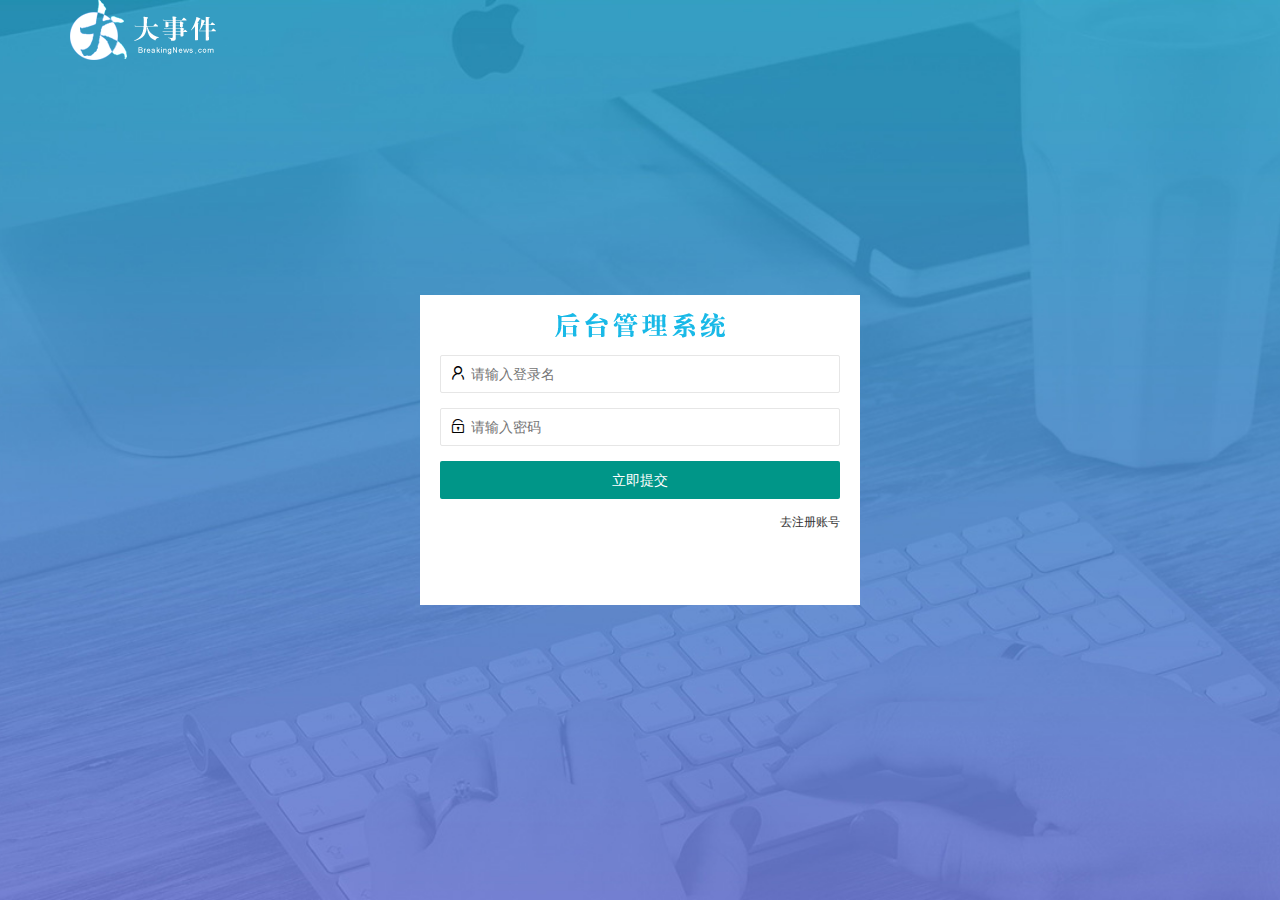
<file: login.html>
<!DOCTYPE html>
<html lang="en">

<head>
    <meta charset="UTF-8">
    <meta http-equiv="X-UA-Compatible" content="IE=edge">
    <meta name="viewport" content="width=device-width, initial-scale=1.0">
    <title>大事件-登录/注册</title>
    <!-- 导入 layui 样式 -->
    <link rel="stylesheet" href="./code/assets/lib/layui/css/layui.css">
    <link rel="stylesheet" href="./code/assets/css/login.css">
</head>

<body>
    <!-- 头部区域的 logo -->
    <div class="layui-main">
        <img src="./code/assets/images/logo.png" alt="">
    </div>



    <!-- 登录注册区域 -->
    <div class="loginAndRegBox">
        <!-- 登陆 title -->
        <div class="title"></div>
        <!-- 去登陆 div -->
        <div class="login-box">
            <!-- 登录表单 -->
            <form class="layui-form" id="form-login">
                <!-- 用户名 -->
                <div class="layui-form-item">
                    <!-- 图标 -->
                    <i class="layui-icon layui-icon-username"></i>
                    <input type="text" name="username" required lay-verify="required|username" placeholder="请输入登录名"
                        autocomplete="off" class="layui-input">
                </div>
                <!-- 密码 -->
                <div class="layui-form-item">
                    <i class="layui-icon layui-icon-password"></i>
                    <input type="password" name="password" required lay-verify="required|psd" placeholder="请输入密码"
                        autocomplete="off" class="layui-input">
                </div>
                <!-- 登录按钮 -->
                <div class="layui-form-item">
                    <button class="layui-btn layui-btn-fluid " lay-submit>立即提交</button>
                </div>
                <div class="'layui-form-item links">
                    <a href="javascript:;" id="link_reg">去注册账号</a>
                </div>
            </form>
        </div>
        <!-- 去注册  div -->
        <div class="reg-box">
            <!-- 注册表单 -->
            <form class="layui-form" action="" id="form-reg">
                <!-- 用户名 -->
                <div class="layui-form-item">
                    <!-- 图标 -->
                    <i class="layui-icon layui-icon-username"></i>
                    <input type="text" name="username" required lay-verify="required" placeholder="请输入账号"
                        autocomplete="off" class="layui-input">
                </div>
                <!-- 密码 -->
                <div class="layui-form-item">
                    <i class="layui-icon layui-icon-password"></i>
                    <input type="password" name="password" required lay-verify="required|psd" placeholder="请输入密码"
                        autocomplete="off" class="layui-input">
                </div>
                <!-- 密码确认 -->
                <div class="layui-form-item">
                    <i class="layui-icon layui-icon-password"></i>
                    <input type="password" name="repassword" required lay-verify="required|repsd" placeholder="请确认密码"
                        autocomplete="off" class="layui-input">
                </div>
                <!--注册按钮 -->
                <div class="layui-form-item">
                    <button class="layui-btn layui-btn-fluid " lay-submit>注册</button>
                </div>
                <div class="'layui-form-item links">
                    <a href="javascript:;" id="link_login">去登录账号</a>
                </div>
            </form>
        </div>
    </div>

    <!-- 引入layui js脚本 -->
    <script src="./code/assets/lib/layui/layui.all.js"></script>
    <!-- 引入 jquery  -->
    <script src="./code/assets/lib/jquery.js"></script>
    <!-- 导入自己封装的 baseAPI.js -->
    <script src="./code/assets/js/baseAPI.js"></script>
    <!-- 导入自己的js -->
    <script src="./code/assets/js/login.js"></script>
</body>

</html>
</file>
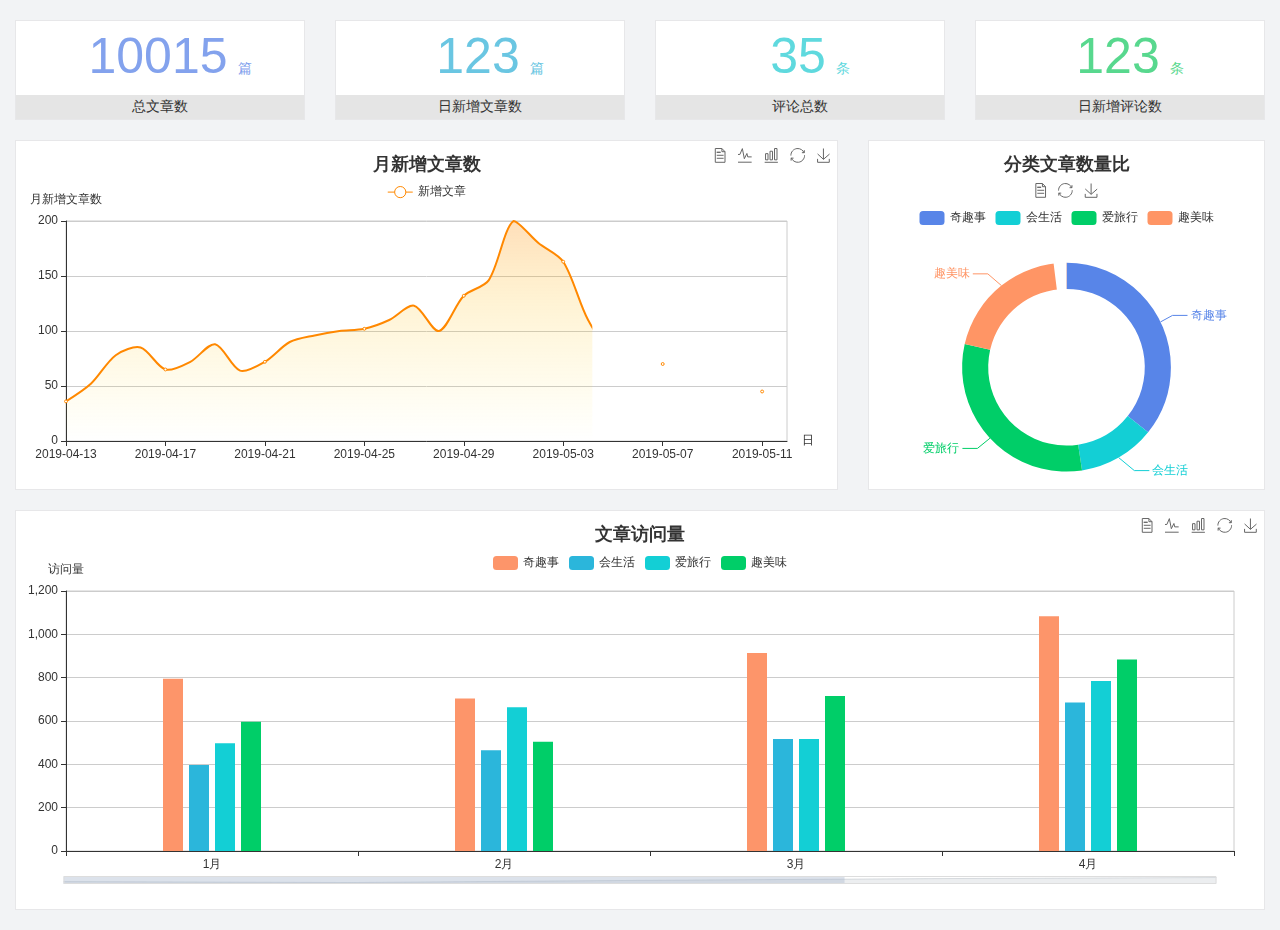
<file: code/home/dashboard.html>
<!DOCTYPE html>
<html lang="en">

<head>
  <meta charset="UTF-8">
  <meta name="viewport" content="width=device-width, initial-scale=1.0">
  <meta http-equiv="X-UA-Compatible" content="ie=edge">
  <title>图表统计</title>
  <link rel="stylesheet" href="../assets/lib/bootstrap.css" />
  <link rel="stylesheet" href="../assets/lib/main.css" />
  <script src="../assets/lib/jquery.js"></script>
  <script type="text/javascript" src="../assets/lib/echarts.min.js"></script>
</head>

<body>
  <div class="container-fluid">
    <div class="row spannel_list">
      <div class="col-sm-3 col-xs-6">
        <div class="spannel">
          <em>10015</em><span>篇</span>
          <b>总文章数</b>
        </div>
      </div>
      <div class="col-sm-3 col-xs-6">
        <div class="spannel scolor01">
          <em>123</em><span>篇</span>
          <b>日新增文章数</b>
        </div>
      </div>
      <div class="col-sm-3 col-xs-6">
        <div class="spannel scolor02">
          <em>35</em><span>条</span>
          <b>评论总数</b>
        </div>
      </div>
      <div class="col-sm-3 col-xs-6">
        <div class="spannel scolor03">
          <em>123</em><span>条</span>
          <b>日新增评论数</b>
        </div>
      </div>
    </div>
  </div>

  <div class="container-fluid">
    <div class="row curve-pie">
      <div class="col-lg-8 col-md-8">
        <div class="gragh_pannel" id="curve_show"></div>
      </div>
      <div class="col-lg-4 col-md-4">
        <div class="gragh_pannel" id="pie_show"></div>
      </div>
    </div>
  </div>

  <div class="container-fluid">
    <div class="column_pannel" id="column_show"></div>
  </div>

  <script>
    var oChart = echarts.init(document.getElementById('curve_show'));
    var aList_all = [
      { 'count': 36, 'date': '2019-04-13' },
      { 'count': 52, 'date': '2019-04-14' },
      { 'count': 78, 'date': '2019-04-15' },
      { 'count': 85, 'date': '2019-04-16' },
      { 'count': 65, 'date': '2019-04-17' },
      { 'count': 72, 'date': '2019-04-18' },
      { 'count': 88, 'date': '2019-04-19' },
      { 'count': 64, 'date': '2019-04-20' },
      { 'count': 72, 'date': '2019-04-21' },
      { 'count': 90, 'date': '2019-04-22' },
      { 'count': 96, 'date': '2019-04-23' },
      { 'count': 100, 'date': '2019-04-24' },
      { 'count': 102, 'date': '2019-04-25' },
      { 'count': 110, 'date': '2019-04-26' },
      { 'count': 123, 'date': '2019-04-27' },
      { 'count': 100, 'date': '2019-04-28' },
      { 'count': 132, 'date': '2019-04-29' },
      { 'count': 146, 'date': '2019-04-30' },
      { 'count': 200, 'date': '2019-05-01' },
      { 'count': 180, 'date': '2019-05-02' },
      { 'count': 163, 'date': '2019-05-03' },
      { 'count': 110, 'date': '2019-05-04' },
      { 'count': 80, 'date': '2019-05-05' },
      { 'count': 82, 'date': '2019-05-06' },
      { 'count': 70, 'date': '2019-05-07' },
      { 'count': 65, 'date': '2019-05-08' },
      { 'count': 54, 'date': '2019-05-09' },
      { 'count': 40, 'date': '2019-05-10' },
      { 'count': 45, 'date': '2019-05-11' },
      { 'count': 38, 'date': '2019-05-12' },
    ];

    let aCount = [];
    let aDate = [];

    for (var i = 0; i < aList_all.length; i++) {
      aCount.push(aList_all[i].count);
      aDate.push(aList_all[i].date);
    }

    var chartopt = {
      title: {
        text: '月新增文章数',
        left: 'center',
        top: '10'
      },
      tooltip: {
        trigger: 'axis'
      },
      legend: {
        data: ['新增文章'],
        top: '40'
      },
      toolbox: {
        show: true,
        feature: {
          mark: { show: true },
          dataView: { show: true, readOnly: false },
          magicType: { show: true, type: ['line', 'bar'] },
          restore: { show: true },
          saveAsImage: { show: true }
        }
      },
      calculable: true,
      xAxis: [
        {
          name: '日',
          type: 'category',
          boundaryGap: false,
          data: aDate
        }
      ],
      yAxis: [
        {
          name: '月新增文章数',
          type: 'value'
        }
      ],
      series: [
        {
          name: '新增文章',
          type: 'line',
          smooth: true,
          itemStyle: { normal: { areaStyle: { type: 'default' }, color: '#f80' }, lineStyle: { color: '#f80' } },
          data: aCount
        }],
      areaStyle: {
        normal: {
          color: new echarts.graphic.LinearGradient(0, 0, 0, 1, [{
            offset: 0,
            color: 'rgba(255,136,0,0.39)'
          }, {
            offset: .34,
            color: 'rgba(255,180,0,0.25)'
          }, {
            offset: 1,
            color: 'rgba(255,222,0,0.00)'
          }])

        }
      },
      grid: {
        show: true,
        x: 50,
        x2: 50,
        y: 80,
        height: 220
      }
    };

    oChart.setOption(chartopt);


    var oPie = echarts.init(document.getElementById('pie_show'));
    var oPieopt =
    {
      title: {
        top: 10,
        text: '分类文章数量比',
        x: 'center'
      },
      tooltip: {
        trigger: 'item',
        formatter: "{a} <br/>{b} : {c} ({d}%)"
      },
      color: ['#5885e8', '#13cfd5', '#00ce68', '#ff9565'],
      legend: {
        x: 'center',
        top: 65,
        data: ['奇趣事', '会生活', '爱旅行', '趣美味']
      },
      toolbox: {
        show: true,
        x: 'center',
        top: 35,
        feature: {
          mark: { show: true },
          dataView: { show: true, readOnly: false },
          magicType: {
            show: true,
            type: ['pie', 'funnel'],
            option: {
              funnel: {
                x: '25%',
                width: '50%',
                funnelAlign: 'left',
                max: 1548
              }
            }
          },
          restore: { show: true },
          saveAsImage: { show: true }
        }
      },
      calculable: true,
      series: [
        {
          name: '访问来源',
          type: 'pie',
          radius: ['45%', '60%'],
          center: ['50%', '65%'],
          data: [
            { value: 300, name: '奇趣事' },
            { value: 100, name: '会生活' },
            { value: 260, name: '爱旅行' },
            { value: 180, name: '趣美味' }
          ]
        }
      ]
    };
    oPie.setOption(oPieopt);



    var oColumn = this.echarts.init(document.getElementById('column_show'));
    var oColumnopt =
    {
      title: {
        text: '文章访问量',
        left: 'center',
        top: '10'
      },
      tooltip: {
        trigger: 'axis'
      },
      legend: {
        data: ['奇趣事', '会生活', '爱旅行', '趣美味'],
        top: '40'
      },
      toolbox: {
        show: true,
        feature: {
          mark: { show: true },
          dataView: { show: true, readOnly: false },
          magicType: { show: true, type: ['line', 'bar'] },
          restore: { show: true },
          saveAsImage: { show: true }
        }
      },
      calculable: true,
      xAxis: [
        {
          type: 'category',
          data: ['1月', '2月', '3月', '4月', '5月']
        }
      ],
      yAxis: [
        {
          name: '访问量',
          type: 'value'
        }
      ],
      series: [
        {
          name: '奇趣事',
          type: 'bar',
          barWidth: 20,
          itemStyle: {
            normal: { areaStyle: { type: 'default' }, color: '#fd956a' }
          },
          data: [800, 708, 920, 1090, 1200]
        },
        {
          name: '会生活',
          type: 'bar',
          barWidth: 20,
          itemStyle: {
            normal: { areaStyle: { type: 'default' }, color: '#2bb6db' }
          },
          data: [400, 468, 520, 690, 800]
        },
        {
          name: '爱旅行',
          type: 'bar',
          barWidth: 20,
          itemStyle: {
            normal: { areaStyle: { type: 'default' }, color: '#13cfd5' }
          },
          data: [500, 668, 520, 790, 900]
        },
        {
          name: '趣美味',
          type: 'bar',
          barWidth: 20,
          itemStyle: {
            normal: { areaStyle: { type: 'default' }, color: '#00ce68' }
          },
          data: [600, 508, 720, 890, 1000]
        }
      ],
      grid: {
        show: true,
        x: 50,
        x2: 30,
        y: 80,
        height: 260
      },
      dataZoom: [//给x轴设置滚动条
        {
          start: 0,//默认为0
          end: 100 - 1000 / 31,//默认为100
          type: 'slider',
          show: true,
          xAxisIndex: [0],
          handleSize: 0,//滑动条的 左右2个滑动条的大小
          height: 8,//组件高度
          left: 45, //左边的距离
          right: 50,//右边的距离
          bottom: 26,//右边的距离
          handleColor: '#ddd',//h滑动图标的颜色
          handleStyle: {
            borderColor: "#cacaca",
            borderWidth: "1",
            shadowBlur: 2,
            background: "#ddd",
            shadowColor: "#ddd",
          }
        }]
    };
    oColumn.setOption(oColumnopt);
  </script>
</body>

</html>
</file>
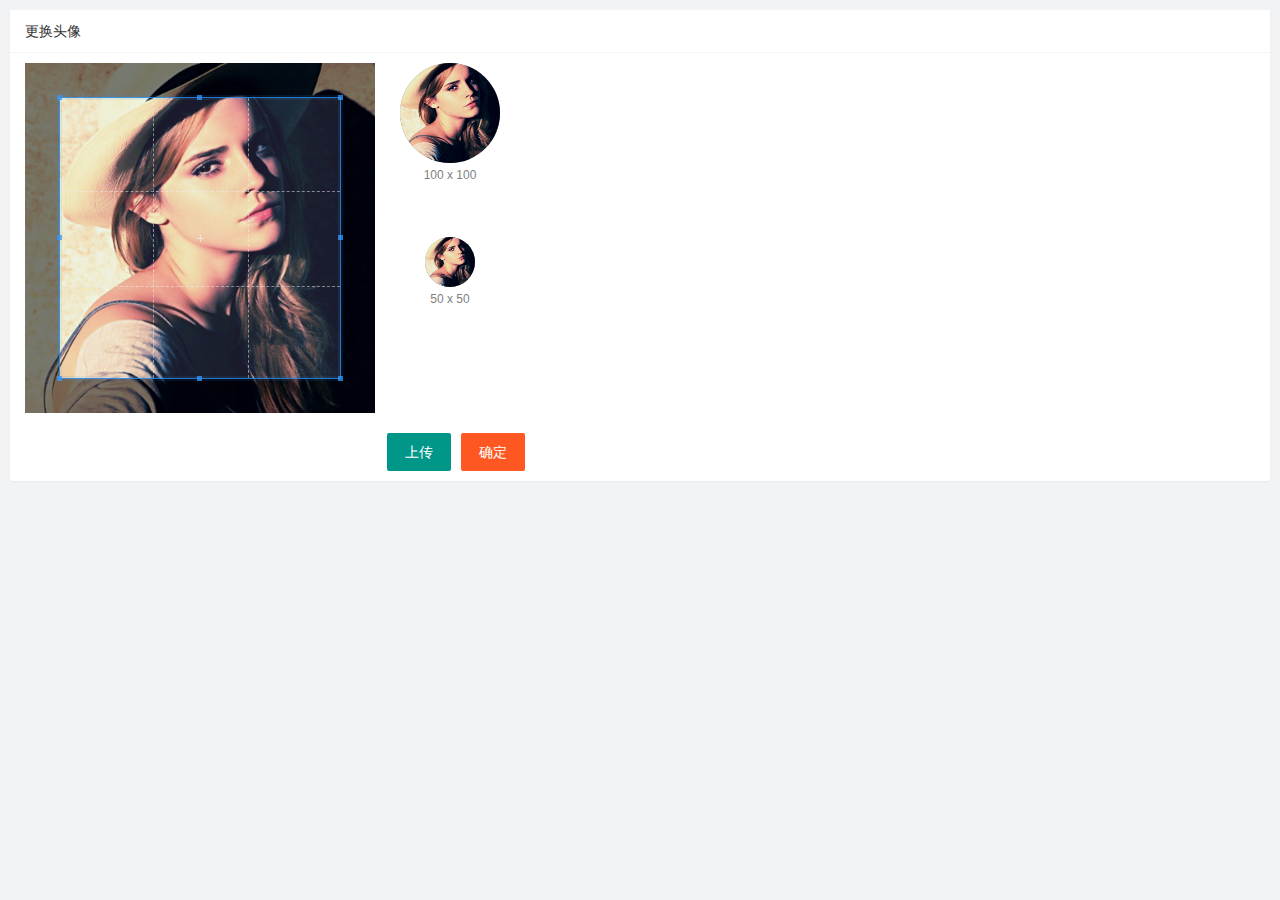
<file: code/user/user_avatar.html>
<!DOCTYPE html>
<html lang="en">

<head>
    <meta charset="UTF-8">
    <meta http-equiv="X-UA-Compatible" content="IE=edge">
    <meta name="viewport" content="width=device-width, initial-scale=1.0">
    <title>Document</title>
    <link rel="stylesheet" href="/code/assets/lib/layui/css/layui.css">
    <!-- 引入 cropper css样式 -->
    <link rel="stylesheet" href="/code/assets/lib/cropper/cropper.css">
    <link rel="stylesheet" href="/code/assets/css/user/user_avatar.css">
</head>

<body>
    <div class="layui-card">
        <div class="layui-card-header">更换头像</div>
        <div class="layui-card-body">
            <!-- 第一行的图片裁剪和预览区域 -->
            <div class="row1">
                <!-- 图片裁剪区域 -->
                <div class="cropper-box">
                    <!-- 这个 img 标签很重要，将来会把它初始化为裁剪区域 -->
                    <img id="image" src="/code/assets/images/sample.jpg" />
                </div>
                <!-- 图片的预览区域 -->
                <div class="preview-box">
                    <div>
                        <!-- 宽高为 100px 的预览区域 -->
                        <div class="img-preview w100"></div>
                        <p class="size">100 x 100</p>
                    </div>
                    <div>
                        <!-- 宽高为 50px 的预览区域 -->
                        <div class="img-preview w50"></div>
                        <p class="size">50 x 50</p>
                    </div>
                </div>
            </div>
            <!-- 第二行的按钮区域 -->
            <div class="row2">
                <input type="file" accept="image/png,image/jpeg" style="display: none;" id="file">
                <button type="button" class="layui-btn" id="btnup">上传</button>
                <button type="button" class="layui-btn layui-btn-danger" id="queding">确定</button>
            </div>
        </div>
    </div>

    <!-- 引入layui js -->
    <script src="/code/assets/lib/layui/layui.all.js"></script>
    <!-- 引入 jquery -->
    <script src="/code/assets/lib/jquery.js"></script>
    <!-- 引入 cropper js -->
    <script src="/code/assets/lib/cropper/Cropper.js"></script>
    <!-- 引入jquery-copper js -->
    <script src="/code/assets/lib/cropper/jquery-cropper.js"></script>
    <!-- 引入自己的 baseAPI -->
    <script src="/code/assets/js/baseAPI.js"></script>
    <!-- 引入自己的 js -->
    <script src="/code/assets/js/user/user_avatar.js"></script>
</body>

</html>
</file>
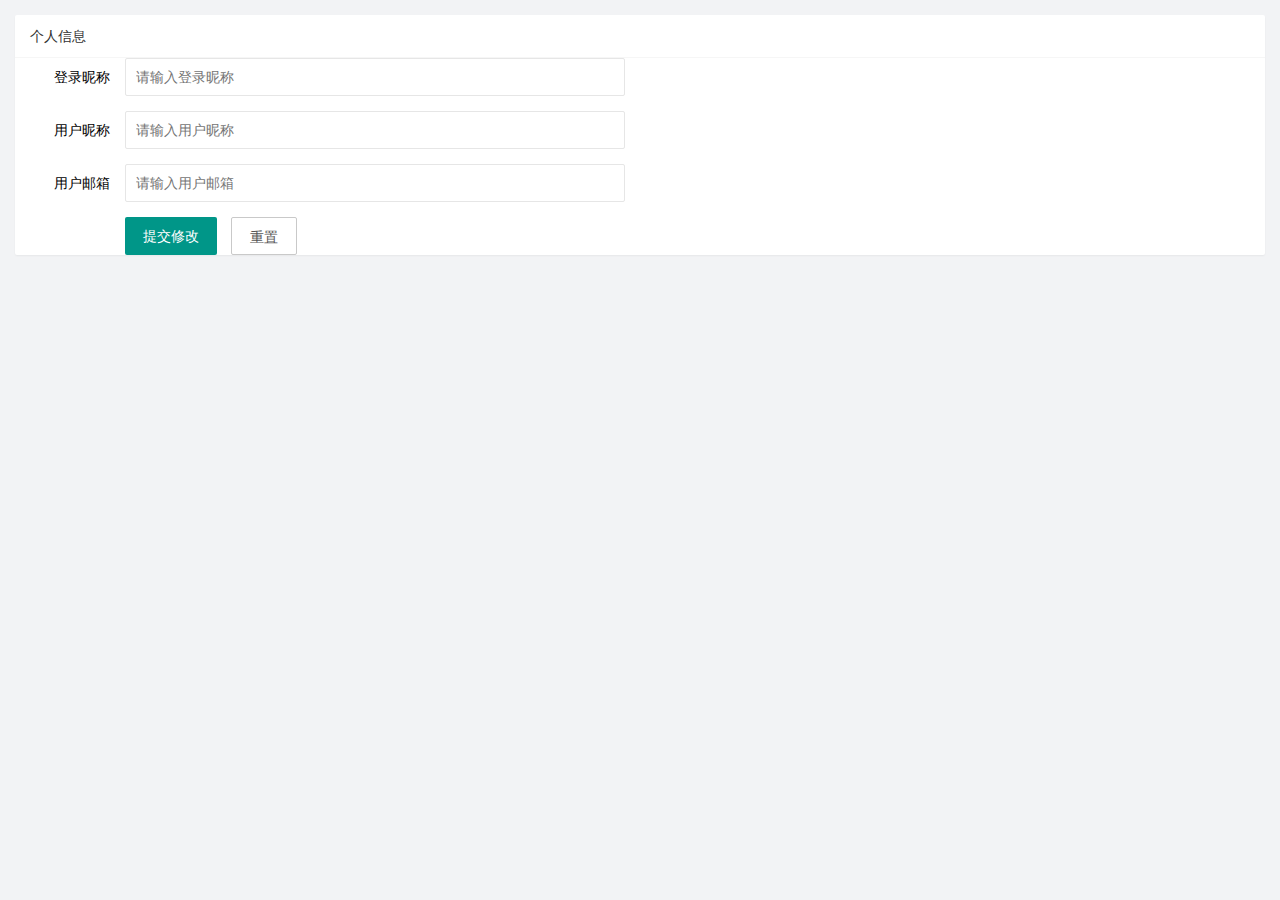
<file: code/user/user_info.html>
<!DOCTYPE html>
<html lang="en">
<head>
    <meta charset="UTF-8">
    <meta http-equiv="X-UA-Compatible" content="IE=edge">
    <meta name="viewport" content="width=device-width, initial-scale=1.0">
    <title>Document</title>
    <link rel="stylesheet" href="/code/assets/lib/layui/css/layui.css">
    <link rel="stylesheet" href="../assets/css/user/user_info.css">
</head>
<body>
    <!-- 个人信息 -->
    <div class="layui-card">
        <div class="layui-card-header">个人信息</div>
        <!-- 表单 -->
        <form class="layui-form" lay-filter="formuserinfo">
            <!-- 隐藏域 表单 -->
            <input type="hidden" name="id">
            <div class="layui-form-item">
              <label class="layui-form-label" >登录昵称</label>
              <div class="layui-input-block">
                <input type="text" name="username" required  lay-verify="required|" placeholder="请输入登录昵称" autocomplete="off" class="layui-input"  >
              </div>
            </div>
            <div class="layui-form-item">
                <label class="layui-form-label">用户昵称</label>
                <div class="layui-input-block">
                  <input type="text" name="nickname" required  lay-verify="required|nickname" placeholder="请输入用户昵称" autocomplete="off" class="layui-input" >
                </div>
              </div>
              <div class="layui-form-item">
                <label class="layui-form-label">用户邮箱</label>
                <div class="layui-input-block">
                  <input type="text" name="email" required  lay-verify="required|email" placeholder="请输入用户邮箱" autocomplete="off" class="layui-input" >
                </div>
              </div>
              <!-- 按钮 -->
              <div class="layui-form-item">
                <div class="layui-input-block">
                  <button class="layui-btn" lay-submit lay-filter="formDemo">提交修改</button>
                  <button type="reset" class="layui-btn layui-btn-primary" id="btnreset">重置</button>
                </div>
              </div>
            </form>
      </div>
      <!-- 导入layui 的js 文件 -->
      <script src="/code/assets/lib/layui/layui.all.js"></script>
      <!--  导入 jquery  -->
      <script src="/code/assets/lib/jquery.js"></script>
      <!-- 导入自己封住的 baseAPI -->
      <script src="/code/assets/js/baseAPI.js"></script>
      <!-- 导入自己的js  -->
      <script src="/code/assets/js/user/user_info.js"></script>
</body>
</html>
</file>
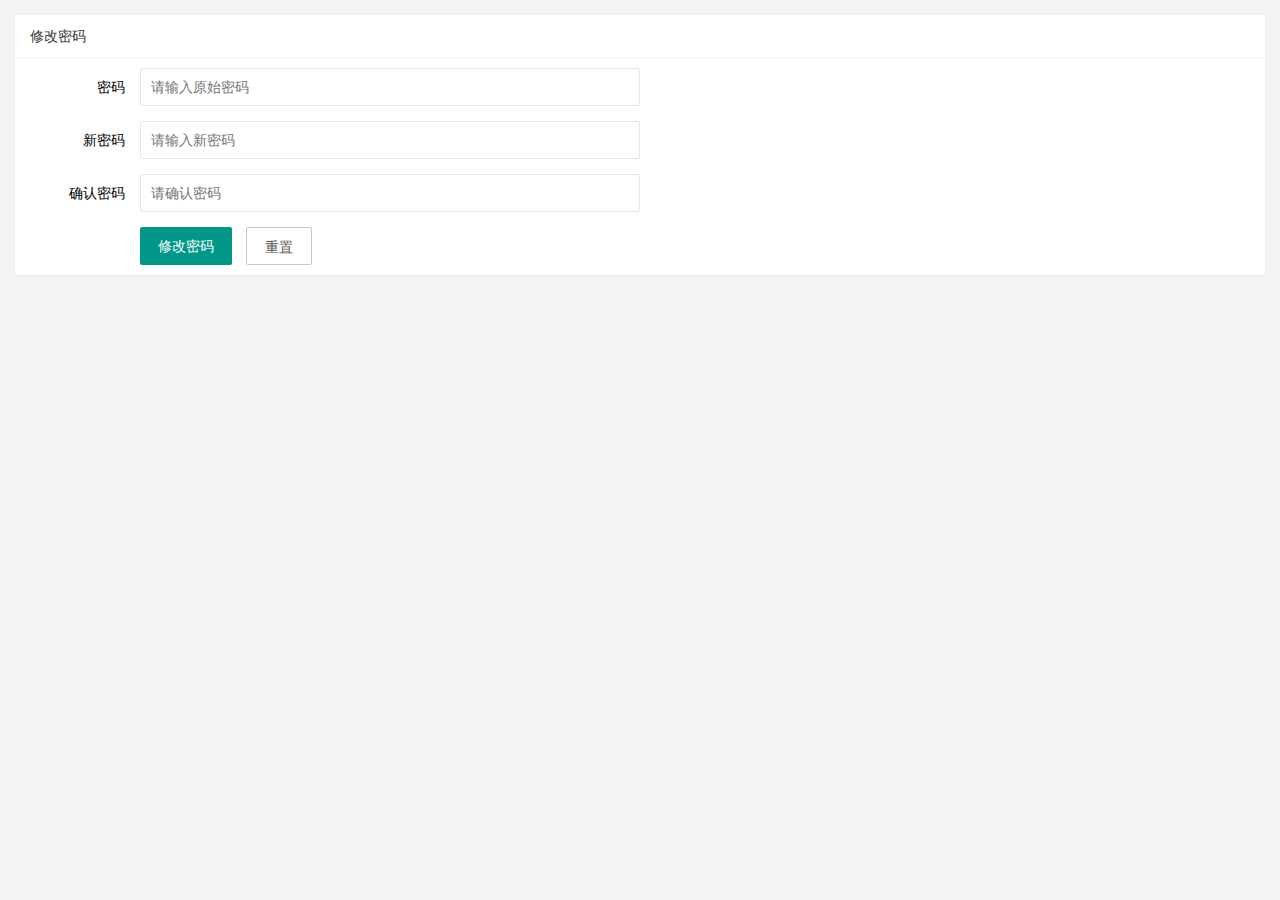
<file: code/user/user_pwd.html>
<!DOCTYPE html>
<html lang="en">

<head>
    <meta charset="UTF-8">
    <meta http-equiv="X-UA-Compatible" content="IE=edge">
    <meta name="viewport" content="width=device-width, initial-scale=1.0">
    <title>Document</title>
    <!-- 引入 layui css -->
    <link rel="stylesheet" href="/code/assets/lib/layui/css/layui.css">
    <!-- 引入自己的 css  -->
    <link rel="stylesheet" href="/code/assets/css/user/user_pwd.css">
</head>

<body>
    <div class="layui-card">
        <div class="layui-card-header">修改密码</div>
        <div class="layui-card-body">
            <form class="layui-form" action="">
                <div class="layui-form-item">
                    <label class="layui-form-label">密码</label>
                    <div class="layui-input-block">
                        <input type="password" name="oldpwd" required lay-verify="required|" placeholder="请输入原始密码"
                            autocomplete="off" class="layui-input">
                    </div>
                </div>
                <div class="layui-form-item">
                    <label class="layui-form-label">新密码</label>
                    <div class="layui-input-block">
                        <input type="password" name="newpwd" required lay-verify="required|pwd|samepwd|" placeholder="请输入新密码"
                            autocomplete="off" class="layui-input">
                    </div>
                </div>
                <div class="layui-form-item">
                    <label class="layui-form-label">确认密码</label>
                    <div class="layui-input-block">
                        <input type="password" name="repwd" required lay-verify="required|pwd|repwd" placeholder="请确认密码"
                            autocomplete="off" class="layui-input">
                    </div>
                </div>
                <div class="layui-input-block">
                    <button class="layui-btn" lay-submit lay-filter="formDemo">修改密码</button>
                    <button type="reset" class="layui-btn layui-btn-primary">重置</button>
                  </div>
            </form>
        </div>
    </div>
    <!-- 引入 layui js -->
    <script src="/code/assets/lib/layui/layui.all.js"></script>
    <!-- 引入 jquery js -->
    <script src="/code/assets/lib/jquery.js"></script>
    <!-- 引入自己的 baseAPI  -->
    <script src="/code/assets/js/baseAPI.js"></script>
    <!-- 引入自己的 js -->
    <script src="/code/assets/js/user/user_pwd.js"></script>
</body>

</html>
</file>
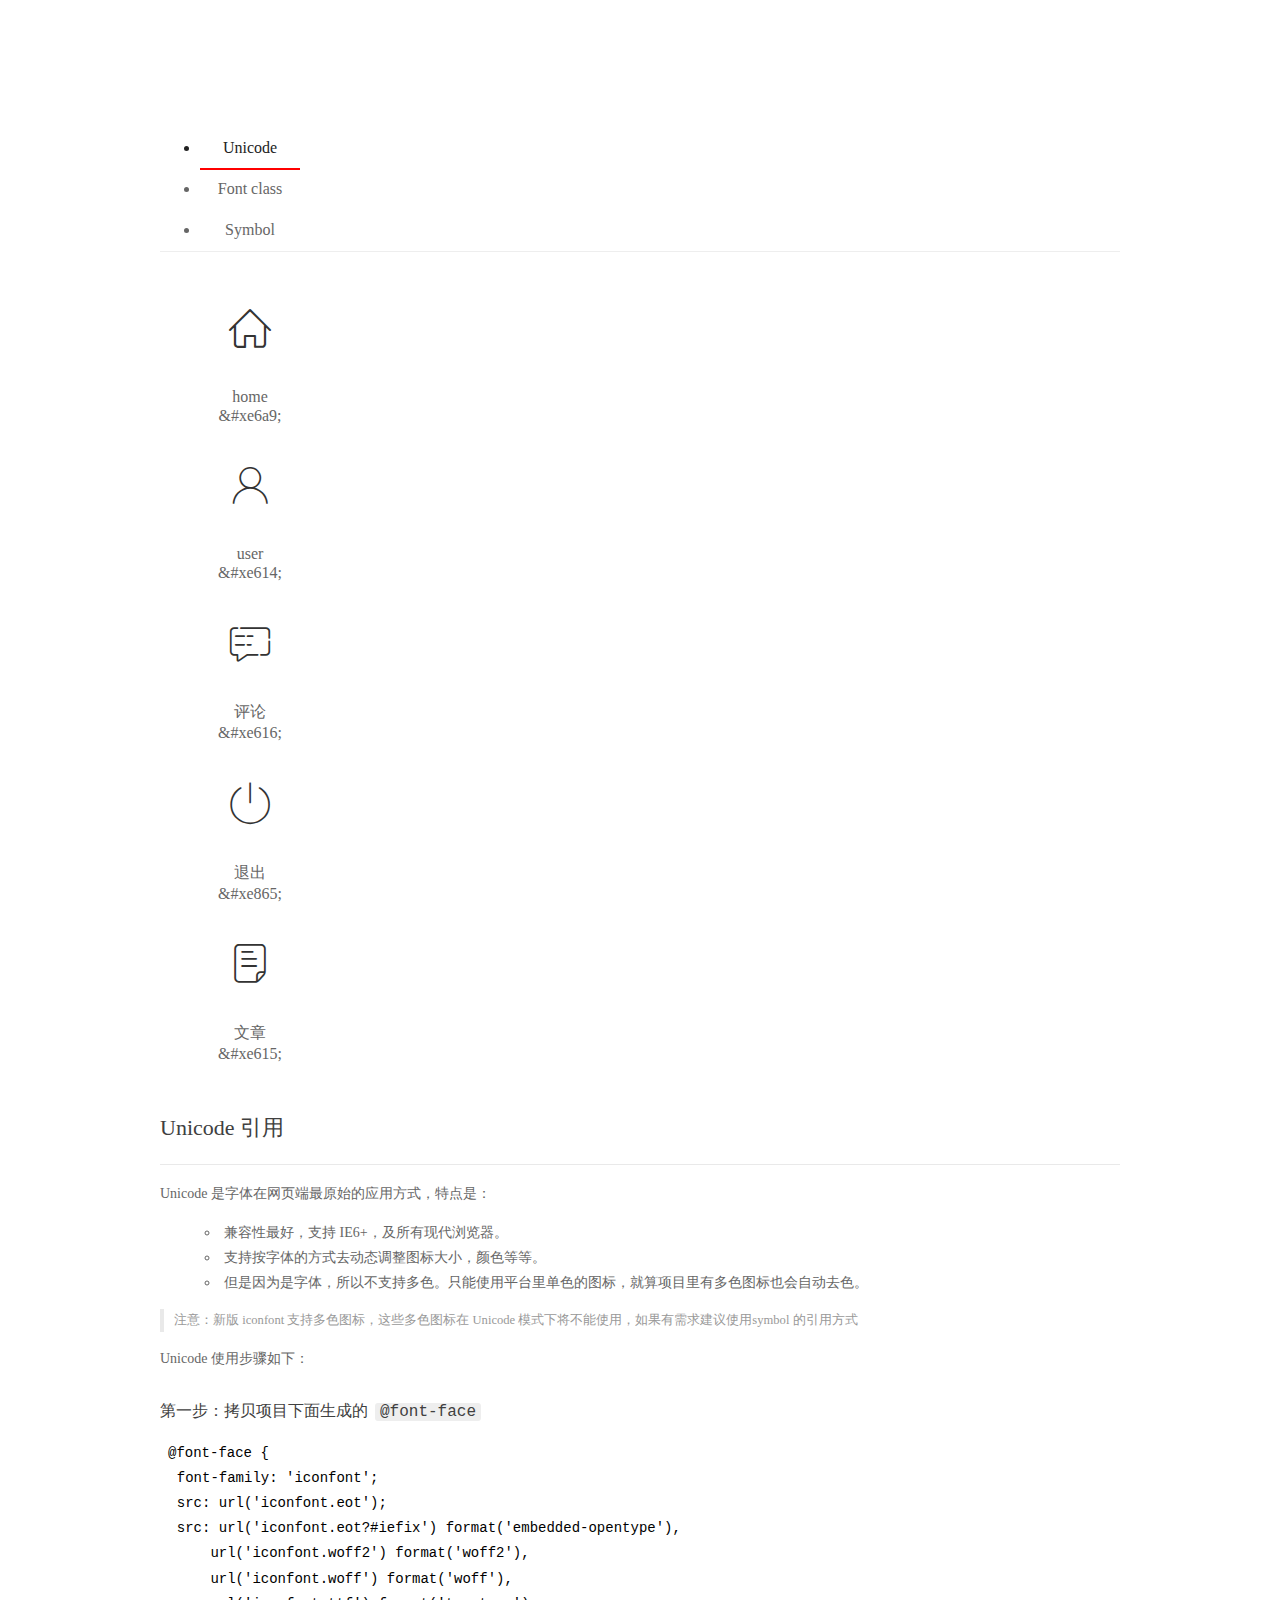
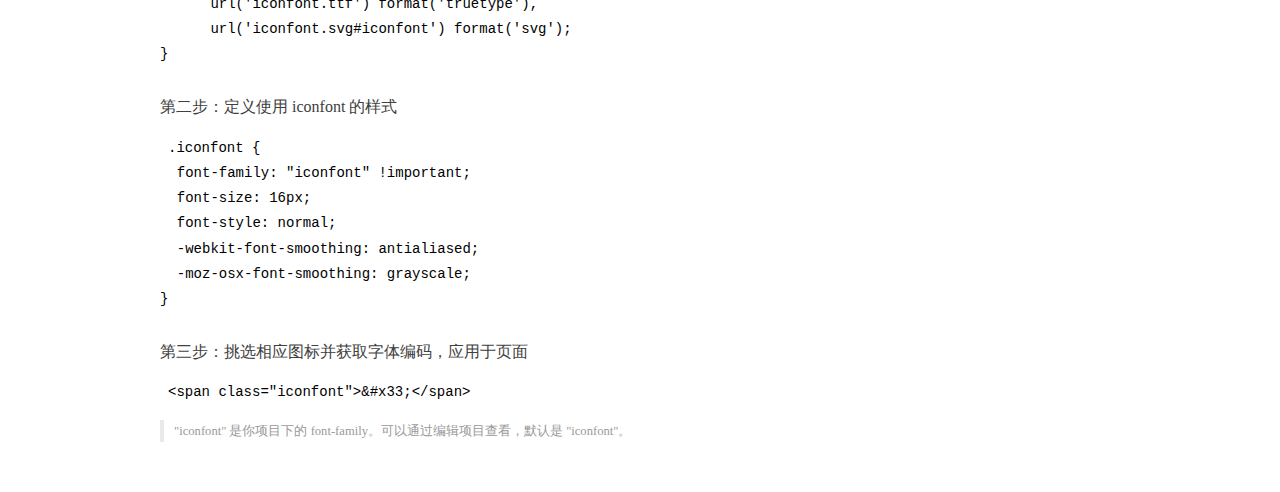
<file: code/assets/fonts/demo_index.html>
<!DOCTYPE html>
<html>
<head>
  <meta charset="utf-8"/>
  <title>IconFont Demo</title>
  <link rel="shortcut icon" href="https://gtms04.alicdn.com/tps/i4/TB1_oz6GVXXXXaFXpXXJDFnIXXX-64-64.ico" type="image/x-icon"/>
  <link rel="stylesheet" href="https://g.alicdn.com/thx/cube/1.3.2/cube.min.css">
  <link rel="stylesheet" href="demo.css">
  <link rel="stylesheet" href="iconfont.css">
  <script src="iconfont.js"></script>
  <!-- jQuery -->
  <script src="https://a1.alicdn.com/oss/uploads/2018/12/26/7bfddb60-08e8-11e9-9b04-53e73bb6408b.js"></script>
  <!-- 代码高亮 -->
  <script src="https://a1.alicdn.com/oss/uploads/2018/12/26/a3f714d0-08e6-11e9-8a15-ebf944d7534c.js"></script>
</head>
<body>
  <div class="main">
    <h1 class="logo"><a href="https://www.iconfont.cn/" title="iconfont 首页" target="_blank">&#xe86b;</a></h1>
    <div class="nav-tabs">
      <ul id="tabs" class="dib-box">
        <li class="dib active"><span>Unicode</span></li>
        <li class="dib"><span>Font class</span></li>
        <li class="dib"><span>Symbol</span></li>
      </ul>
      
    </div>
    <div class="tab-container">
      <div class="content unicode" style="display: block;">
          <ul class="icon_lists dib-box">
          
            <li class="dib">
              <span class="icon iconfont">&#xe6a9;</span>
                <div class="name">home</div>
                <div class="code-name">&amp;#xe6a9;</div>
              </li>
          
            <li class="dib">
              <span class="icon iconfont">&#xe614;</span>
                <div class="name">user</div>
                <div class="code-name">&amp;#xe614;</div>
              </li>
          
            <li class="dib">
              <span class="icon iconfont">&#xe616;</span>
                <div class="name">评论</div>
                <div class="code-name">&amp;#xe616;</div>
              </li>
          
            <li class="dib">
              <span class="icon iconfont">&#xe865;</span>
                <div class="name">退出</div>
                <div class="code-name">&amp;#xe865;</div>
              </li>
          
            <li class="dib">
              <span class="icon iconfont">&#xe615;</span>
                <div class="name">文章</div>
                <div class="code-name">&amp;#xe615;</div>
              </li>
          
          </ul>
          <div class="article markdown">
          <h2 id="unicode-">Unicode 引用</h2>
          <hr>

          <p>Unicode 是字体在网页端最原始的应用方式，特点是：</p>
          <ul>
            <li>兼容性最好，支持 IE6+，及所有现代浏览器。</li>
            <li>支持按字体的方式去动态调整图标大小，颜色等等。</li>
            <li>但是因为是字体，所以不支持多色。只能使用平台里单色的图标，就算项目里有多色图标也会自动去色。</li>
          </ul>
          <blockquote>
            <p>注意：新版 iconfont 支持多色图标，这些多色图标在 Unicode 模式下将不能使用，如果有需求建议使用symbol 的引用方式</p>
          </blockquote>
          <p>Unicode 使用步骤如下：</p>
          <h3 id="-font-face">第一步：拷贝项目下面生成的 <code>@font-face</code></h3>
<pre><code class="language-css"
>@font-face {
  font-family: 'iconfont';
  src: url('iconfont.eot');
  src: url('iconfont.eot?#iefix') format('embedded-opentype'),
      url('iconfont.woff2') format('woff2'),
      url('iconfont.woff') format('woff'),
      url('iconfont.ttf') format('truetype'),
      url('iconfont.svg#iconfont') format('svg');
}
</code></pre>
          <h3 id="-iconfont-">第二步：定义使用 iconfont 的样式</h3>
<pre><code class="language-css"
>.iconfont {
  font-family: "iconfont" !important;
  font-size: 16px;
  font-style: normal;
  -webkit-font-smoothing: antialiased;
  -moz-osx-font-smoothing: grayscale;
}
</code></pre>
          <h3 id="-">第三步：挑选相应图标并获取字体编码，应用于页面</h3>
<pre>
<code class="language-html"
>&lt;span class="iconfont"&gt;&amp;#x33;&lt;/span&gt;
</code></pre>
          <blockquote>
            <p>"iconfont" 是你项目下的 font-family。可以通过编辑项目查看，默认是 "iconfont"。</p>
          </blockquote>
          </div>
      </div>
      <div class="content font-class">
        <ul class="icon_lists dib-box">
          
          <li class="dib">
            <span class="icon iconfont icon-home"></span>
            <div class="name">
              home
            </div>
            <div class="code-name">.icon-home
            </div>
          </li>
          
          <li class="dib">
            <span class="icon iconfont icon-user"></span>
            <div class="name">
              user
            </div>
            <div class="code-name">.icon-user
            </div>
          </li>
          
          <li class="dib">
            <span class="icon iconfont icon-pinglun"></span>
            <div class="name">
              评论
            </div>
            <div class="code-name">.icon-pinglun
            </div>
          </li>
          
          <li class="dib">
            <span class="icon iconfont icon-tuichu"></span>
            <div class="name">
              退出
            </div>
            <div class="code-name">.icon-tuichu
            </div>
          </li>
          
          <li class="dib">
            <span class="icon iconfont icon-16"></span>
            <div class="name">
              文章
            </div>
            <div class="code-name">.icon-16
            </div>
          </li>
          
        </ul>
        <div class="article markdown">
        <h2 id="font-class-">font-class 引用</h2>
        <hr>

        <p>font-class 是 Unicode 使用方式的一种变种，主要是解决 Unicode 书写不直观，语意不明确的问题。</p>
        <p>与 Unicode 使用方式相比，具有如下特点：</p>
        <ul>
          <li>兼容性良好，支持 IE8+，及所有现代浏览器。</li>
          <li>相比于 Unicode 语意明确，书写更直观。可以很容易分辨这个 icon 是什么。</li>
          <li>因为使用 class 来定义图标，所以当要替换图标时，只需要修改 class 里面的 Unicode 引用。</li>
          <li>不过因为本质上还是使用的字体，所以多色图标还是不支持的。</li>
        </ul>
        <p>使用步骤如下：</p>
        <h3 id="-fontclass-">第一步：引入项目下面生成的 fontclass 代码：</h3>
<pre><code class="language-html">&lt;link rel="stylesheet" href="./iconfont.css"&gt;
</code></pre>
        <h3 id="-">第二步：挑选相应图标并获取类名，应用于页面：</h3>
<pre><code class="language-html">&lt;span class="iconfont icon-xxx"&gt;&lt;/span&gt;
</code></pre>
        <blockquote>
          <p>"
            iconfont" 是你项目下的 font-family。可以通过编辑项目查看，默认是 "iconfont"。</p>
        </blockquote>
      </div>
      </div>
      <div class="content symbol">
          <ul class="icon_lists dib-box">
          
            <li class="dib">
                <svg class="icon svg-icon" aria-hidden="true">
                  <use xlink:href="#icon-home"></use>
                </svg>
                <div class="name">home</div>
                <div class="code-name">#icon-home</div>
            </li>
          
            <li class="dib">
                <svg class="icon svg-icon" aria-hidden="true">
                  <use xlink:href="#icon-user"></use>
                </svg>
                <div class="name">user</div>
                <div class="code-name">#icon-user</div>
            </li>
          
            <li class="dib">
                <svg class="icon svg-icon" aria-hidden="true">
                  <use xlink:href="#icon-pinglun"></use>
                </svg>
                <div class="name">评论</div>
                <div class="code-name">#icon-pinglun</div>
            </li>
          
            <li class="dib">
                <svg class="icon svg-icon" aria-hidden="true">
                  <use xlink:href="#icon-tuichu"></use>
                </svg>
                <div class="name">退出</div>
                <div class="code-name">#icon-tuichu</div>
            </li>
          
            <li class="dib">
                <svg class="icon svg-icon" aria-hidden="true">
                  <use xlink:href="#icon-16"></use>
                </svg>
                <div class="name">文章</div>
                <div class="code-name">#icon-16</div>
            </li>
          
          </ul>
          <div class="article markdown">
          <h2 id="symbol-">Symbol 引用</h2>
          <hr>

          <p>这是一种全新的使用方式，应该说这才是未来的主流，也是平台目前推荐的用法。相关介绍可以参考这篇<a href="">文章</a>
            这种用法其实是做了一个 SVG 的集合，与另外两种相比具有如下特点：</p>
          <ul>
            <li>支持多色图标了，不再受单色限制。</li>
            <li>通过一些技巧，支持像字体那样，通过 <code>font-size</code>, <code>color</code> 来调整样式。</li>
            <li>兼容性较差，支持 IE9+，及现代浏览器。</li>
            <li>浏览器渲染 SVG 的性能一般，还不如 png。</li>
          </ul>
          <p>使用步骤如下：</p>
          <h3 id="-symbol-">第一步：引入项目下面生成的 symbol 代码：</h3>
<pre><code class="language-html">&lt;script src="./iconfont.js"&gt;&lt;/script&gt;
</code></pre>
          <h3 id="-css-">第二步：加入通用 CSS 代码（引入一次就行）：</h3>
<pre><code class="language-html">&lt;style&gt;
.icon {
  width: 1em;
  height: 1em;
  vertical-align: -0.15em;
  fill: currentColor;
  overflow: hidden;
}
&lt;/style&gt;
</code></pre>
          <h3 id="-">第三步：挑选相应图标并获取类名，应用于页面：</h3>
<pre><code class="language-html">&lt;svg class="icon" aria-hidden="true"&gt;
  &lt;use xlink:href="#icon-xxx"&gt;&lt;/use&gt;
&lt;/svg&gt;
</code></pre>
          </div>
      </div>

    </div>
  </div>
  <script>
  $(document).ready(function () {
      $('.tab-container .content:first').show()

      $('#tabs li').click(function (e) {
        var tabContent = $('.tab-container .content')
        var index = $(this).index()

        if ($(this).hasClass('active')) {
          return
        } else {
          $('#tabs li').removeClass('active')
          $(this).addClass('active')

          tabContent.hide().eq(index).fadeIn()
        }
      })
    })
  </script>
</body>
</html>
</file>
<file: code/assets/lib/layui/css/layui.css>
/** layui-v2.5.5 MIT License By https://www.layui.com */
 .layui-inline,img{display:inline-block;vertical-align:middle}h1,h2,h3,h4,h5,h6{font-weight:400}.layui-edge,.layui-header,.layui-inline,.layui-main{position:relative}.layui-body,.layui-edge,.layui-elip{overflow:hidden}.layui-btn,.layui-edge,.layui-inline,img{vertical-align:middle}.layui-btn,.layui-disabled,.layui-icon,.layui-unselect{-moz-user-select:none;-webkit-user-select:none;-ms-user-select:none}.layui-elip,.layui-form-checkbox span,.layui-form-pane .layui-form-label{text-overflow:ellipsis;white-space:nowrap}.layui-breadcrumb,.layui-tree-btnGroup{visibility:hidden}blockquote,body,button,dd,div,dl,dt,form,h1,h2,h3,h4,h5,h6,input,li,ol,p,pre,td,textarea,th,ul{margin:0;padding:0;-webkit-tap-highlight-color:rgba(0,0,0,0)}a:active,a:hover{outline:0}img{border:none}li{list-style:none}table{border-collapse:collapse;border-spacing:0}h4,h5,h6{font-size:100%}button,input,optgroup,option,select,textarea{font-family:inherit;font-size:inherit;font-style:inherit;font-weight:inherit;outline:0}pre{white-space:pre-wrap;white-space:-moz-pre-wrap;white-space:-pre-wrap;white-space:-o-pre-wrap;word-wrap:break-word}body{line-height:24px;font:14px Helvetica Neue,Helvetica,PingFang SC,Tahoma,Arial,sans-serif}hr{height:1px;margin:10px 0;border:0;clear:both}a{color:#333;text-decoration:none}a:hover{color:#777}a cite{font-style:normal;*cursor:pointer}.layui-border-box,.layui-border-box *{box-sizing:border-box}.layui-box,.layui-box *{box-sizing:content-box}.layui-clear{clear:both;*zoom:1}.layui-clear:after{content:'\20';clear:both;*zoom:1;display:block;height:0}.layui-inline{*display:inline;*zoom:1}.layui-edge{display:inline-block;width:0;height:0;border-width:6px;border-style:dashed;border-color:transparent}.layui-edge-top{top:-4px;border-bottom-color:#999;border-bottom-style:solid}.layui-edge-right{border-left-color:#999;border-left-style:solid}.layui-edge-bottom{top:2px;border-top-color:#999;border-top-style:solid}.layui-edge-left{border-right-color:#999;border-right-style:solid}.layui-disabled,.layui-disabled:hover{color:#d2d2d2!important;cursor:not-allowed!important}.layui-circle{border-radius:100%}.layui-show{display:block!important}.layui-hide{display:none!important}@font-face{font-family:layui-icon;src:url(../font/iconfont.eot?v=250);src:url(../font/iconfont.eot?v=250#iefix) format('embedded-opentype'),url(../font/iconfont.woff2?v=250) format('woff2'),url(../font/iconfont.woff?v=250) format('woff'),url(../font/iconfont.ttf?v=250) format('truetype'),url(../font/iconfont.svg?v=250#layui-icon) format('svg')}.layui-icon{font-family:layui-icon!important;font-size:16px;font-style:normal;-webkit-font-smoothing:antialiased;-moz-osx-font-smoothing:grayscale}.layui-icon-reply-fill:before{content:"\e611"}.layui-icon-set-fill:before{content:"\e614"}.layui-icon-menu-fill:before{content:"\e60f"}.layui-icon-search:before{content:"\e615"}.layui-icon-share:before{content:"\e641"}.layui-icon-set-sm:before{content:"\e620"}.layui-icon-engine:before{content:"\e628"}.layui-icon-close:before{content:"\1006"}.layui-icon-close-fill:before{content:"\1007"}.layui-icon-chart-screen:before{content:"\e629"}.layui-icon-star:before{content:"\e600"}.layui-icon-circle-dot:before{content:"\e617"}.layui-icon-chat:before{content:"\e606"}.layui-icon-release:before{content:"\e609"}.layui-icon-list:before{content:"\e60a"}.layui-icon-chart:before{content:"\e62c"}.layui-icon-ok-circle:before{content:"\1005"}.layui-icon-layim-theme:before{content:"\e61b"}.layui-icon-table:before{content:"\e62d"}.layui-icon-right:before{content:"\e602"}.layui-icon-left:before{content:"\e603"}.layui-icon-cart-simple:before{content:"\e698"}.layui-icon-face-cry:before{content:"\e69c"}.layui-icon-face-smile:before{content:"\e6af"}.layui-icon-survey:before{content:"\e6b2"}.layui-icon-tree:before{content:"\e62e"}.layui-icon-upload-circle:before{content:"\e62f"}.layui-icon-add-circle:before{content:"\e61f"}.layui-icon-download-circle:before{content:"\e601"}.layui-icon-templeate-1:before{content:"\e630"}.layui-icon-util:before{content:"\e631"}.layui-icon-face-surprised:before{content:"\e664"}.layui-icon-edit:before{content:"\e642"}.layui-icon-speaker:before{content:"\e645"}.layui-icon-down:before{content:"\e61a"}.layui-icon-file:before{content:"\e621"}.layui-icon-layouts:before{content:"\e632"}.layui-icon-rate-half:before{content:"\e6c9"}.layui-icon-add-circle-fine:before{content:"\e608"}.layui-icon-prev-circle:before{content:"\e633"}.layui-icon-read:before{content:"\e705"}.layui-icon-404:before{content:"\e61c"}.layui-icon-carousel:before{content:"\e634"}.layui-icon-help:before{content:"\e607"}.layui-icon-code-circle:before{content:"\e635"}.layui-icon-water:before{content:"\e636"}.layui-icon-username:before{content:"\e66f"}.layui-icon-find-fill:before{content:"\e670"}.layui-icon-about:before{content:"\e60b"}.layui-icon-location:before{content:"\e715"}.layui-icon-up:before{content:"\e619"}.layui-icon-pause:before{content:"\e651"}.layui-icon-date:before{content:"\e637"}.layui-icon-layim-uploadfile:before{content:"\e61d"}.layui-icon-delete:before{content:"\e640"}.layui-icon-play:before{content:"\e652"}.layui-icon-top:before{content:"\e604"}.layui-icon-friends:before{content:"\e612"}.layui-icon-refresh-3:before{content:"\e9aa"}.layui-icon-ok:before{content:"\e605"}.layui-icon-layer:before{content:"\e638"}.layui-icon-face-smile-fine:before{content:"\e60c"}.layui-icon-dollar:before{content:"\e659"}.layui-icon-group:before{content:"\e613"}.layui-icon-layim-download:before{content:"\e61e"}.layui-icon-picture-fine:before{content:"\e60d"}.layui-icon-link:before{content:"\e64c"}.layui-icon-diamond:before{content:"\e735"}.layui-icon-log:before{content:"\e60e"}.layui-icon-rate-solid:before{content:"\e67a"}.layui-icon-fonts-del:before{content:"\e64f"}.layui-icon-unlink:before{content:"\e64d"}.layui-icon-fonts-clear:before{content:"\e639"}.layui-icon-triangle-r:before{content:"\e623"}.layui-icon-circle:before{content:"\e63f"}.layui-icon-radio:before{content:"\e643"}.layui-icon-align-center:before{content:"\e647"}.layui-icon-align-right:before{content:"\e648"}.layui-icon-align-left:before{content:"\e649"}.layui-icon-loading-1:before{content:"\e63e"}.layui-icon-return:before{content:"\e65c"}.layui-icon-fonts-strong:before{content:"\e62b"}.layui-icon-upload:before{content:"\e67c"}.layui-icon-dialogue:before{content:"\e63a"}.layui-icon-video:before{content:"\e6ed"}.layui-icon-headset:before{content:"\e6fc"}.layui-icon-cellphone-fine:before{content:"\e63b"}.layui-icon-add-1:before{content:"\e654"}.layui-icon-face-smile-b:before{content:"\e650"}.layui-icon-fonts-html:before{content:"\e64b"}.layui-icon-form:before{content:"\e63c"}.layui-icon-cart:before{content:"\e657"}.layui-icon-camera-fill:before{content:"\e65d"}.layui-icon-tabs:before{content:"\e62a"}.layui-icon-fonts-code:before{content:"\e64e"}.layui-icon-fire:before{content:"\e756"}.layui-icon-set:before{content:"\e716"}.layui-icon-fonts-u:before{content:"\e646"}.layui-icon-triangle-d:before{content:"\e625"}.layui-icon-tips:before{content:"\e702"}.layui-icon-picture:before{content:"\e64a"}.layui-icon-more-vertical:before{content:"\e671"}.layui-icon-flag:before{content:"\e66c"}.layui-icon-loading:before{content:"\e63d"}.layui-icon-fonts-i:before{content:"\e644"}.layui-icon-refresh-1:before{content:"\e666"}.layui-icon-rmb:before{content:"\e65e"}.layui-icon-home:before{content:"\e68e"}.layui-icon-user:before{content:"\e770"}.layui-icon-notice:before{content:"\e667"}.layui-icon-login-weibo:before{content:"\e675"}.layui-icon-voice:before{content:"\e688"}.layui-icon-upload-drag:before{content:"\e681"}.layui-icon-login-qq:before{content:"\e676"}.layui-icon-snowflake:before{content:"\e6b1"}.layui-icon-file-b:before{content:"\e655"}.layui-icon-template:before{content:"\e663"}.layui-icon-auz:before{content:"\e672"}.layui-icon-console:before{content:"\e665"}.layui-icon-app:before{content:"\e653"}.layui-icon-prev:before{content:"\e65a"}.layui-icon-website:before{content:"\e7ae"}.layui-icon-next:before{content:"\e65b"}.layui-icon-component:before{content:"\e857"}.layui-icon-more:before{content:"\e65f"}.layui-icon-login-wechat:before{content:"\e677"}.layui-icon-shrink-right:before{content:"\e668"}.layui-icon-spread-left:before{content:"\e66b"}.layui-icon-camera:before{content:"\e660"}.layui-icon-note:before{content:"\e66e"}.layui-icon-refresh:before{content:"\e669"}.layui-icon-female:before{content:"\e661"}.layui-icon-male:before{content:"\e662"}.layui-icon-password:before{content:"\e673"}.layui-icon-senior:before{content:"\e674"}.layui-icon-theme:before{content:"\e66a"}.layui-icon-tread:before{content:"\e6c5"}.layui-icon-praise:before{content:"\e6c6"}.layui-icon-star-fill:before{content:"\e658"}.layui-icon-rate:before{content:"\e67b"}.layui-icon-template-1:before{content:"\e656"}.layui-icon-vercode:before{content:"\e679"}.layui-icon-cellphone:before{content:"\e678"}.layui-icon-screen-full:before{content:"\e622"}.layui-icon-screen-restore:before{content:"\e758"}.layui-icon-cols:before{content:"\e610"}.layui-icon-export:before{content:"\e67d"}.layui-icon-print:before{content:"\e66d"}.layui-icon-slider:before{content:"\e714"}.layui-icon-addition:before{content:"\e624"}.layui-icon-subtraction:before{content:"\e67e"}.layui-icon-service:before{content:"\e626"}.layui-icon-transfer:before{content:"\e691"}.layui-main{width:1140px;margin:0 auto}.layui-header{z-index:1000;height:60px}.layui-header a:hover{transition:all .5s;-webkit-transition:all .5s}.layui-side{position:fixed;left:0;top:0;bottom:0;z-index:999;width:200px;overflow-x:hidden}.layui-side-scroll{position:relative;width:220px;height:100%;overflow-x:hidden}.layui-body{position:absolute;left:200px;right:0;top:0;bottom:0;z-index:998;width:auto;overflow-y:auto;box-sizing:border-box}.layui-layout-body{overflow:hidden}.layui-layout-admin .layui-header{background-color:#23262E}.layui-layout-admin .layui-side{top:60px;width:200px;overflow-x:hidden}.layui-layout-admin .layui-body{position:fixed;top:60px;bottom:44px}.layui-layout-admin .layui-main{width:auto;margin:0 15px}.layui-layout-admin .layui-footer{position:fixed;left:200px;right:0;bottom:0;height:44px;line-height:44px;padding:0 15px;background-color:#eee}.layui-layout-admin .layui-logo{position:absolute;left:0;top:0;width:200px;height:100%;line-height:60px;text-align:center;color:#009688;font-size:16px}.layui-layout-admin .layui-header .layui-nav{background:0 0}.layui-layout-left{position:absolute!important;left:200px;top:0}.layui-layout-right{position:absolute!important;right:0;top:0}.layui-container{position:relative;margin:0 auto;padding:0 15px;box-sizing:border-box}.layui-fluid{position:relative;margin:0 auto;padding:0 15px}.layui-row:after,.layui-row:before{content:'';display:block;clear:both}.layui-col-lg1,.layui-col-lg10,.layui-col-lg11,.layui-col-lg12,.layui-col-lg2,.layui-col-lg3,.layui-col-lg4,.layui-col-lg5,.layui-col-lg6,.layui-col-lg7,.layui-col-lg8,.layui-col-lg9,.layui-col-md1,.layui-col-md10,.layui-col-md11,.layui-col-md12,.layui-col-md2,.layui-col-md3,.layui-col-md4,.layui-col-md5,.layui-col-md6,.layui-col-md7,.layui-col-md8,.layui-col-md9,.layui-col-sm1,.layui-col-sm10,.layui-col-sm11,.layui-col-sm12,.layui-col-sm2,.layui-col-sm3,.layui-col-sm4,.layui-col-sm5,.layui-col-sm6,.layui-col-sm7,.layui-col-sm8,.layui-col-sm9,.layui-col-xs1,.layui-col-xs10,.layui-col-xs11,.layui-col-xs12,.layui-col-xs2,.layui-col-xs3,.layui-col-xs4,.layui-col-xs5,.layui-col-xs6,.layui-col-xs7,.layui-col-xs8,.layui-col-xs9{position:relative;display:block;box-sizing:border-box}.layui-col-xs1,.layui-col-xs10,.layui-col-xs11,.layui-col-xs12,.layui-col-xs2,.layui-col-xs3,.layui-col-xs4,.layui-col-xs5,.layui-col-xs6,.layui-col-xs7,.layui-col-xs8,.layui-col-xs9{float:left}.layui-col-xs1{width:8.33333333%}.layui-col-xs2{width:16.66666667%}.layui-col-xs3{width:25%}.layui-col-xs4{width:33.33333333%}.layui-col-xs5{width:41.66666667%}.layui-col-xs6{width:50%}.layui-col-xs7{width:58.33333333%}.layui-col-xs8{width:66.66666667%}.layui-col-xs9{width:75%}.layui-col-xs10{width:83.33333333%}.layui-col-xs11{width:91.66666667%}.layui-col-xs12{width:100%}.layui-col-xs-offset1{margin-left:8.33333333%}.layui-col-xs-offset2{margin-left:16.66666667%}.layui-col-xs-offset3{margin-left:25%}.layui-col-xs-offset4{margin-left:33.33333333%}.layui-col-xs-offset5{margin-left:41.66666667%}.layui-col-xs-offset6{margin-left:50%}.layui-col-xs-offset7{margin-left:58.33333333%}.layui-col-xs-offset8{margin-left:66.66666667%}.layui-col-xs-offset9{margin-left:75%}.layui-col-xs-offset10{margin-left:83.33333333%}.layui-col-xs-offset11{margin-left:91.66666667%}.layui-col-xs-offset12{margin-left:100%}@media screen and (max-width:768px){.layui-hide-xs{display:none!important}.layui-show-xs-block{display:block!important}.layui-show-xs-inline{display:inline!important}.layui-show-xs-inline-block{display:inline-block!important}}@media screen and (min-width:768px){.layui-container{width:750px}.layui-hide-sm{display:none!important}.layui-show-sm-block{display:block!important}.layui-show-sm-inline{display:inline!important}.layui-show-sm-inline-block{display:inline-block!important}.layui-col-sm1,.layui-col-sm10,.layui-col-sm11,.layui-col-sm12,.layui-col-sm2,.layui-col-sm3,.layui-col-sm4,.layui-col-sm5,.layui-col-sm6,.layui-col-sm7,.layui-col-sm8,.layui-col-sm9{float:left}.layui-col-sm1{width:8.33333333%}.layui-col-sm2{width:16.66666667%}.layui-col-sm3{width:25%}.layui-col-sm4{width:33.33333333%}.layui-col-sm5{width:41.66666667%}.layui-col-sm6{width:50%}.layui-col-sm7{width:58.33333333%}.layui-col-sm8{width:66.66666667%}.layui-col-sm9{width:75%}.layui-col-sm10{width:83.33333333%}.layui-col-sm11{width:91.66666667%}.layui-col-sm12{width:100%}.layui-col-sm-offset1{margin-left:8.33333333%}.layui-col-sm-offset2{margin-left:16.66666667%}.layui-col-sm-offset3{margin-left:25%}.layui-col-sm-offset4{margin-left:33.33333333%}.layui-col-sm-offset5{margin-left:41.66666667%}.layui-col-sm-offset6{margin-left:50%}.layui-col-sm-offset7{margin-left:58.33333333%}.layui-col-sm-offset8{margin-left:66.66666667%}.layui-col-sm-offset9{margin-left:75%}.layui-col-sm-offset10{margin-left:83.33333333%}.layui-col-sm-offset11{margin-left:91.66666667%}.layui-col-sm-offset12{margin-left:100%}}@media screen and (min-width:992px){.layui-container{width:970px}.layui-hide-md{display:none!important}.layui-show-md-block{display:block!important}.layui-show-md-inline{display:inline!important}.layui-show-md-inline-block{display:inline-block!important}.layui-col-md1,.layui-col-md10,.layui-col-md11,.layui-col-md12,.layui-col-md2,.layui-col-md3,.layui-col-md4,.layui-col-md5,.layui-col-md6,.layui-col-md7,.layui-col-md8,.layui-col-md9{float:left}.layui-col-md1{width:8.33333333%}.layui-col-md2{width:16.66666667%}.layui-col-md3{width:25%}.layui-col-md4{width:33.33333333%}.layui-col-md5{width:41.66666667%}.layui-col-md6{width:50%}.layui-col-md7{width:58.33333333%}.layui-col-md8{width:66.66666667%}.layui-col-md9{width:75%}.layui-col-md10{width:83.33333333%}.layui-col-md11{width:91.66666667%}.layui-col-md12{width:100%}.layui-col-md-offset1{margin-left:8.33333333%}.layui-col-md-offset2{margin-left:16.66666667%}.layui-col-md-offset3{margin-left:25%}.layui-col-md-offset4{margin-left:33.33333333%}.layui-col-md-offset5{margin-left:41.66666667%}.layui-col-md-offset6{margin-left:50%}.layui-col-md-offset7{margin-left:58.33333333%}.layui-col-md-offset8{margin-left:66.66666667%}.layui-col-md-offset9{margin-left:75%}.layui-col-md-offset10{margin-left:83.33333333%}.layui-col-md-offset11{margin-left:91.66666667%}.layui-col-md-offset12{margin-left:100%}}@media screen and (min-width:1200px){.layui-container{width:1170px}.layui-hide-lg{display:none!important}.layui-show-lg-block{display:block!important}.layui-show-lg-inline{display:inline!important}.layui-show-lg-inline-block{display:inline-block!important}.layui-col-lg1,.layui-col-lg10,.layui-col-lg11,.layui-col-lg12,.layui-col-lg2,.layui-col-lg3,.layui-col-lg4,.layui-col-lg5,.layui-col-lg6,.layui-col-lg7,.layui-col-lg8,.layui-col-lg9{float:left}.layui-col-lg1{width:8.33333333%}.layui-col-lg2{width:16.66666667%}.layui-col-lg3{width:25%}.layui-col-lg4{width:33.33333333%}.layui-col-lg5{width:41.66666667%}.layui-col-lg6{width:50%}.layui-col-lg7{width:58.33333333%}.layui-col-lg8{width:66.66666667%}.layui-col-lg9{width:75%}.layui-col-lg10{width:83.33333333%}.layui-col-lg11{width:91.66666667%}.layui-col-lg12{width:100%}.layui-col-lg-offset1{margin-left:8.33333333%}.layui-col-lg-offset2{margin-left:16.66666667%}.layui-col-lg-offset3{margin-left:25%}.layui-col-lg-offset4{margin-left:33.33333333%}.layui-col-lg-offset5{margin-left:41.66666667%}.layui-col-lg-offset6{margin-left:50%}.layui-col-lg-offset7{margin-left:58.33333333%}.layui-col-lg-offset8{margin-left:66.66666667%}.layui-col-lg-offset9{margin-left:75%}.layui-col-lg-offset10{margin-left:83.33333333%}.layui-col-lg-offset11{margin-left:91.66666667%}.layui-col-lg-offset12{margin-left:100%}}.layui-col-space1{margin:-.5px}.layui-col-space1>*{padding:.5px}.layui-col-space3{margin:-1.5px}.layui-col-space3>*{padding:1.5px}.layui-col-space5{margin:-2.5px}.layui-col-space5>*{padding:2.5px}.layui-col-space8{margin:-3.5px}.layui-col-space8>*{padding:3.5px}.layui-col-space10{margin:-5px}.layui-col-space10>*{padding:5px}.layui-col-space12{margin:-6px}.layui-col-space12>*{padding:6px}.layui-col-space15{margin:-7.5px}.layui-col-space15>*{padding:7.5px}.layui-col-space18{margin:-9px}.layui-col-space18>*{padding:9px}.layui-col-space20{margin:-10px}.layui-col-space20>*{padding:10px}.layui-col-space22{margin:-11px}.layui-col-space22>*{padding:11px}.layui-col-space25{margin:-12.5px}.layui-col-space25>*{padding:12.5px}.layui-col-space30{margin:-15px}.layui-col-space30>*{padding:15px}.layui-btn,.layui-input,.layui-select,.layui-textarea,.layui-upload-button{outline:0;-webkit-appearance:none;transition:all .3s;-webkit-transition:all .3s;box-sizing:border-box}.layui-elem-quote{margin-bottom:10px;padding:15px;line-height:22px;border-left:5px solid #009688;border-radius:0 2px 2px 0;background-color:#f2f2f2}.layui-quote-nm{border-style:solid;border-width:1px 1px 1px 5px;background:0 0}.layui-elem-field{margin-bottom:10px;padding:0;border-width:1px;border-style:solid}.layui-elem-field legend{margin-left:20px;padding:0 10px;font-size:20px;font-weight:300}.layui-field-title{margin:10px 0 20px;border-width:1px 0 0}.layui-field-box{padding:10px 15px}.layui-field-title .layui-field-box{padding:10px 0}.layui-progress{position:relative;height:6px;border-radius:20px;background-color:#e2e2e2}.layui-progress-bar{position:absolute;left:0;top:0;width:0;max-width:100%;height:6px;border-radius:20px;text-align:right;background-color:#5FB878;transition:all .3s;-webkit-transition:all .3s}.layui-progress-big,.layui-progress-big .layui-progress-bar{height:18px;line-height:18px}.layui-progress-text{position:relative;top:-20px;line-height:18px;font-size:12px;color:#666}.layui-progress-big .layui-progress-text{position:static;padding:0 10px;color:#fff}.layui-collapse{border-width:1px;border-style:solid;border-radius:2px}.layui-colla-content,.layui-colla-item{border-top-width:1px;border-top-style:solid}.layui-colla-item:first-child{border-top:none}.layui-colla-title{position:relative;height:42px;line-height:42px;padding:0 15px 0 35px;color:#333;background-color:#f2f2f2;cursor:pointer;font-size:14px;overflow:hidden}.layui-colla-content{display:none;padding:10px 15px;line-height:22px;color:#666}.layui-colla-icon{position:absolute;left:15px;top:0;font-size:14px}.layui-card{margin-bottom:15px;border-radius:2px;background-color:#fff;box-shadow:0 1px 2px 0 rgba(0,0,0,.05)}.layui-card:last-child{margin-bottom:0}.layui-card-header{position:relative;height:42px;line-height:42px;padding:0 15px;border-bottom:1px solid #f6f6f6;color:#333;border-radius:2px 2px 0 0;font-size:14px}.layui-bg-black,.layui-bg-blue,.layui-bg-cyan,.layui-bg-green,.layui-bg-orange,.layui-bg-red{color:#fff!important}.layui-card-body{position:relative;padding:10px 15px;line-height:24px}.layui-card-body[pad15]{padding:15px}.layui-card-body[pad20]{padding:20px}.layui-card-body .layui-table{margin:5px 0}.layui-card .layui-tab{margin:0}.layui-panel-window{position:relative;padding:15px;border-radius:0;border-top:5px solid #E6E6E6;background-color:#fff}.layui-auxiliar-moving{position:fixed;left:0;right:0;top:0;bottom:0;width:100%;height:100%;background:0 0;z-index:9999999999}.layui-form-label,.layui-form-mid,.layui-form-select,.layui-input-block,.layui-input-inline,.layui-textarea{position:relative}.layui-bg-red{background-color:#FF5722!important}.layui-bg-orange{background-color:#FFB800!important}.layui-bg-green{background-color:#009688!important}.layui-bg-cyan{background-color:#2F4056!important}.layui-bg-blue{background-color:#1E9FFF!important}.layui-bg-black{background-color:#393D49!important}.layui-bg-gray{background-color:#eee!important;color:#666!important}.layui-badge-rim,.layui-colla-content,.layui-colla-item,.layui-collapse,.layui-elem-field,.layui-form-pane .layui-form-item[pane],.layui-form-pane .layui-form-label,.layui-input,.layui-layedit,.layui-layedit-tool,.layui-quote-nm,.layui-select,.layui-tab-bar,.layui-tab-card,.layui-tab-title,.layui-tab-title .layui-this:after,.layui-textarea{border-color:#e6e6e6}.layui-timeline-item:before,hr{background-color:#e6e6e6}.layui-text{line-height:22px;font-size:14px;color:#666}.layui-text h1,.layui-text h2,.layui-text h3{font-weight:500;color:#333}.layui-text h1{font-size:30px}.layui-text h2{font-size:24px}.layui-text h3{font-size:18px}.layui-text a:not(.layui-btn){color:#01AAED}.layui-text a:not(.layui-btn):hover{text-decoration:underline}.layui-text ul{padding:5px 0 5px 15px}.layui-text ul li{margin-top:5px;list-style-type:disc}.layui-text em,.layui-word-aux{color:#999!important;padding:0 5px!important}.layui-btn{display:inline-block;height:38px;line-height:38px;padding:0 18px;background-color:#009688;color:#fff;white-space:nowrap;text-align:center;font-size:14px;border:none;border-radius:2px;cursor:pointer}.layui-btn:hover{opacity:.8;filter:alpha(opacity=80);color:#fff}.layui-btn:active{opacity:1;filter:alpha(opacity=100)}.layui-btn+.layui-btn{margin-left:10px}.layui-btn-container{font-size:0}.layui-btn-container .layui-btn{margin-right:10px;margin-bottom:10px}.layui-btn-container .layui-btn+.layui-btn{margin-left:0}.layui-table .layui-btn-container .layui-btn{margin-bottom:9px}.layui-btn-radius{border-radius:100px}.layui-btn .layui-icon{margin-right:3px;font-size:18px;vertical-align:bottom;vertical-align:middle\9}.layui-btn-primary{border:1px solid #C9C9C9;background-color:#fff;color:#555}.layui-btn-primary:hover{border-color:#009688;color:#333}.layui-btn-normal{background-color:#1E9FFF}.layui-btn-warm{background-color:#FFB800}.layui-btn-danger{background-color:#FF5722}.layui-btn-checked{background-color:#5FB878}.layui-btn-disabled,.layui-btn-disabled:active,.layui-btn-disabled:hover{border:1px solid #e6e6e6;background-color:#FBFBFB;color:#C9C9C9;cursor:not-allowed;opacity:1}.layui-btn-lg{height:44px;line-height:44px;padding:0 25px;font-size:16px}.layui-btn-sm{height:30px;line-height:30px;padding:0 10px;font-size:12px}.layui-btn-sm i{font-size:16px!important}.layui-btn-xs{height:22px;line-height:22px;padding:0 5px;font-size:12px}.layui-btn-xs i{font-size:14px!important}.layui-btn-group{display:inline-block;vertical-align:middle;font-size:0}.layui-btn-group .layui-btn{margin-left:0!important;margin-right:0!important;border-left:1px solid rgba(255,255,255,.5);border-radius:0}.layui-btn-group .layui-btn-primary{border-left:none}.layui-btn-group .layui-btn-primary:hover{border-color:#C9C9C9;color:#009688}.layui-btn-group .layui-btn:first-child{border-left:none;border-radius:2px 0 0 2px}.layui-btn-group .layui-btn-primary:first-child{border-left:1px solid #c9c9c9}.layui-btn-group .layui-btn:last-child{border-radius:0 2px 2px 0}.layui-btn-group .layui-btn+.layui-btn{margin-left:0}.layui-btn-group+.layui-btn-group{margin-left:10px}.layui-btn-fluid{width:100%}.layui-input,.layui-select,.layui-textarea{height:38px;line-height:1.3;line-height:38px\9;border-width:1px;border-style:solid;background-color:#fff;border-radius:2px}.layui-input::-webkit-input-placeholder,.layui-select::-webkit-input-placeholder,.layui-textarea::-webkit-input-placeholder{line-height:1.3}.layui-input,.layui-textarea{display:block;width:100%;padding-left:10px}.layui-input:hover,.layui-textarea:hover{border-color:#D2D2D2!important}.layui-input:focus,.layui-textarea:focus{border-color:#C9C9C9!important}.layui-textarea{min-height:100px;height:auto;line-height:20px;padding:6px 10px;resize:vertical}.layui-select{padding:0 10px}.layui-form input[type=checkbox],.layui-form input[type=radio],.layui-form select{display:none}.layui-form [lay-ignore]{display:initial}.layui-form-item{margin-bottom:15px;clear:both;*zoom:1}.layui-form-item:after{content:'\20';clear:both;*zoom:1;display:block;height:0}.layui-form-label{float:left;display:block;padding:9px 15px;width:80px;font-weight:400;line-height:20px;text-align:right}.layui-form-label-col{display:block;float:none;padding:9px 0;line-height:20px;text-align:left}.layui-form-item .layui-inline{margin-bottom:5px;margin-right:10px}.layui-input-block{margin-left:110px;min-height:36px}.layui-input-inline{display:inline-block;vertical-align:middle}.layui-form-item .layui-input-inline{float:left;width:190px;margin-right:10px}.layui-form-text .layui-input-inline{width:auto}.layui-form-mid{float:left;display:block;padding:9px 0!important;line-height:20px;margin-right:10px}.layui-form-danger+.layui-form-select .layui-input,.layui-form-danger:focus{border-color:#FF5722!important}.layui-form-select .layui-input{padding-right:30px;cursor:pointer}.layui-form-select .layui-edge{position:absolute;right:10px;top:50%;margin-top:-3px;cursor:pointer;border-width:6px;border-top-color:#c2c2c2;border-top-style:solid;transition:all .3s;-webkit-transition:all .3s}.layui-form-select dl{display:none;position:absolute;left:0;top:42px;padding:5px 0;z-index:899;min-width:100%;border:1px solid #d2d2d2;max-height:300px;overflow-y:auto;background-color:#fff;border-radius:2px;box-shadow:0 2px 4px rgba(0,0,0,.12);box-sizing:border-box}.layui-form-select dl dd,.layui-form-select dl dt{padding:0 10px;line-height:36px;white-space:nowrap;overflow:hidden;text-overflow:ellipsis}.layui-form-select dl dt{font-size:12px;color:#999}.layui-form-select dl dd{cursor:pointer}.layui-form-select dl dd:hover{background-color:#f2f2f2;-webkit-transition:.5s all;transition:.5s all}.layui-form-select .layui-select-group dd{padding-left:20px}.layui-form-select dl dd.layui-select-tips{padding-left:10px!important;color:#999}.layui-form-select dl dd.layui-this{background-color:#5FB878;color:#fff}.layui-form-checkbox,.layui-form-select dl dd.layui-disabled{background-color:#fff}.layui-form-selected dl{display:block}.layui-form-checkbox,.layui-form-checkbox *,.layui-form-switch{display:inline-block;vertical-align:middle}.layui-form-selected .layui-edge{margin-top:-9px;-webkit-transform:rotate(180deg);transform:rotate(180deg);margin-top:-3px\9}:root .layui-form-selected .layui-edge{margin-top:-9px\0/IE9}.layui-form-selectup dl{top:auto;bottom:42px}.layui-select-none{margin:5px 0;text-align:center;color:#999}.layui-select-disabled .layui-disabled{border-color:#eee!important}.layui-select-disabled .layui-edge{border-top-color:#d2d2d2}.layui-form-checkbox{position:relative;height:30px;line-height:30px;margin-right:10px;padding-right:30px;cursor:pointer;font-size:0;-webkit-transition:.1s linear;transition:.1s linear;box-sizing:border-box}.layui-form-checkbox span{padding:0 10px;height:100%;font-size:14px;border-radius:2px 0 0 2px;background-color:#d2d2d2;color:#fff;overflow:hidden}.layui-form-checkbox:hover span{background-color:#c2c2c2}.layui-form-checkbox i{position:absolute;right:0;top:0;width:30px;height:28px;border:1px solid #d2d2d2;border-left:none;border-radius:0 2px 2px 0;color:#fff;font-size:20px;text-align:center}.layui-form-checkbox:hover i{border-color:#c2c2c2;color:#c2c2c2}.layui-form-checked,.layui-form-checked:hover{border-color:#5FB878}.layui-form-checked span,.layui-form-checked:hover span{background-color:#5FB878}.layui-form-checked i,.layui-form-checked:hover i{color:#5FB878}.layui-form-item .layui-form-checkbox{margin-top:4px}.layui-form-checkbox[lay-skin=primary]{height:auto!important;line-height:normal!important;min-width:18px;min-height:18px;border:none!important;margin-right:0;padding-left:28px;padding-right:0;background:0 0}.layui-form-checkbox[lay-skin=primary] span{padding-left:0;padding-right:15px;line-height:18px;background:0 0;color:#666}.layui-form-checkbox[lay-skin=primary] i{right:auto;left:0;width:16px;height:16px;line-height:16px;border:1px solid #d2d2d2;font-size:12px;border-radius:2px;background-color:#fff;-webkit-transition:.1s linear;transition:.1s linear}.layui-form-checkbox[lay-skin=primary]:hover i{border-color:#5FB878;color:#fff}.layui-form-checked[lay-skin=primary] i{border-color:#5FB878!important;background-color:#5FB878;color:#fff}.layui-checkbox-disbaled[lay-skin=primary] span{background:0 0!important;color:#c2c2c2}.layui-checkbox-disbaled[lay-skin=primary]:hover i{border-color:#d2d2d2}.layui-form-item .layui-form-checkbox[lay-skin=primary]{margin-top:10px}.layui-form-switch{position:relative;height:22px;line-height:22px;min-width:35px;padding:0 5px;margin-top:8px;border:1px solid #d2d2d2;border-radius:20px;cursor:pointer;background-color:#fff;-webkit-transition:.1s linear;transition:.1s linear}.layui-form-switch i{position:absolute;left:5px;top:3px;width:16px;height:16px;border-radius:20px;background-color:#d2d2d2;-webkit-transition:.1s linear;transition:.1s linear}.layui-form-switch em{position:relative;top:0;width:25px;margin-left:21px;padding:0!important;text-align:center!important;color:#999!important;font-style:normal!important;font-size:12px}.layui-form-onswitch{border-color:#5FB878;background-color:#5FB878}.layui-checkbox-disbaled,.layui-checkbox-disbaled i{border-color:#e2e2e2!important}.layui-form-onswitch i{left:100%;margin-left:-21px;background-color:#fff}.layui-form-onswitch em{margin-left:5px;margin-right:21px;color:#fff!important}.layui-checkbox-disbaled span{background-color:#e2e2e2!important}.layui-checkbox-disbaled:hover i{color:#fff!important}[lay-radio]{display:none}.layui-form-radio,.layui-form-radio *{display:inline-block;vertical-align:middle}.layui-form-radio{line-height:28px;margin:6px 10px 0 0;padding-right:10px;cursor:pointer;font-size:0}.layui-form-radio *{font-size:14px}.layui-form-radio>i{margin-right:8px;font-size:22px;color:#c2c2c2}.layui-form-radio>i:hover,.layui-form-radioed>i{color:#5FB878}.layui-radio-disbaled>i{color:#e2e2e2!important}.layui-form-pane .layui-form-label{width:110px;padding:8px 15px;height:38px;line-height:20px;border-width:1px;border-style:solid;border-radius:2px 0 0 2px;text-align:center;background-color:#FBFBFB;overflow:hidden;box-sizing:border-box}.layui-form-pane .layui-input-inline{margin-left:-1px}.layui-form-pane .layui-input-block{margin-left:110px;left:-1px}.layui-form-pane .layui-input{border-radius:0 2px 2px 0}.layui-form-pane .layui-form-text .layui-form-label{float:none;width:100%;border-radius:2px;box-sizing:border-box;text-align:left}.layui-form-pane .layui-form-text .layui-input-inline{display:block;margin:0;top:-1px;clear:both}.layui-form-pane .layui-form-text .layui-input-block{margin:0;left:0;top:-1px}.layui-form-pane .layui-form-text .layui-textarea{min-height:100px;border-radius:0 0 2px 2px}.layui-form-pane .layui-form-checkbox{margin:4px 0 4px 10px}.layui-form-pane .layui-form-radio,.layui-form-pane .layui-form-switch{margin-top:6px;margin-left:10px}.layui-form-pane .layui-form-item[pane]{position:relative;border-width:1px;border-style:solid}.layui-form-pane .layui-form-item[pane] .layui-form-label{position:absolute;left:0;top:0;height:100%;border-width:0 1px 0 0}.layui-form-pane .layui-form-item[pane] .layui-input-inline{margin-left:110px}@media screen and (max-width:450px){.layui-form-item .layui-form-label{text-overflow:ellipsis;overflow:hidden;white-space:nowrap}.layui-form-item .layui-inline{display:block;margin-right:0;margin-bottom:20px;clear:both}.layui-form-item .layui-inline:after{content:'\20';clear:both;display:block;height:0}.layui-form-item .layui-input-inline{display:block;float:none;left:-3px;width:auto;margin:0 0 10px 112px}.layui-form-item .layui-input-inline+.layui-form-mid{margin-left:110px;top:-5px;padding:0}.layui-form-item .layui-form-checkbox{margin-right:5px;margin-bottom:5px}}.layui-layedit{border-width:1px;border-style:solid;border-radius:2px}.layui-layedit-tool{padding:3px 5px;border-bottom-width:1px;border-bottom-style:solid;font-size:0}.layedit-tool-fixed{position:fixed;top:0;border-top:1px solid #e2e2e2}.layui-layedit-tool .layedit-tool-mid,.layui-layedit-tool .layui-icon{display:inline-block;vertical-align:middle;text-align:center;font-size:14px}.layui-layedit-tool .layui-icon{position:relative;width:32px;height:30px;line-height:30px;margin:3px 5px;color:#777;cursor:pointer;border-radius:2px}.layui-layedit-tool .layui-icon:hover{color:#393D49}.layui-layedit-tool .layui-icon:active{color:#000}.layui-layedit-tool .layedit-tool-active{background-color:#e2e2e2;color:#000}.layui-layedit-tool .layui-disabled,.layui-layedit-tool .layui-disabled:hover{color:#d2d2d2;cursor:not-allowed}.layui-layedit-tool .layedit-tool-mid{width:1px;height:18px;margin:0 10px;background-color:#d2d2d2}.layedit-tool-html{width:50px!important;font-size:30px!important}.layedit-tool-b,.layedit-tool-code,.layedit-tool-help{font-size:16px!important}.layedit-tool-d,.layedit-tool-face,.layedit-tool-image,.layedit-tool-unlink{font-size:18px!important}.layedit-tool-image input{position:absolute;font-size:0;left:0;top:0;width:100%;height:100%;opacity:.01;filter:Alpha(opacity=1);cursor:pointer}.layui-layedit-iframe iframe{display:block;width:100%}#LAY_layedit_code{overflow:hidden}.layui-laypage{display:inline-block;*display:inline;*zoom:1;vertical-align:middle;margin:10px 0;font-size:0}.layui-laypage>a:first-child,.layui-laypage>a:first-child em{border-radius:2px 0 0 2px}.layui-laypage>a:last-child,.layui-laypage>a:last-child em{border-radius:0 2px 2px 0}.layui-laypage>:first-child{margin-left:0!important}.layui-laypage>:last-child{margin-right:0!important}.layui-laypage a,.layui-laypage button,.layui-laypage input,.layui-laypage select,.layui-laypage span{border:1px solid #e2e2e2}.layui-laypage a,.layui-laypage span{display:inline-block;*display:inline;*zoom:1;vertical-align:middle;padding:0 15px;height:28px;line-height:28px;margin:0 -1px 5px 0;background-color:#fff;color:#333;font-size:12px}.layui-flow-more a *,.layui-laypage input,.layui-table-view select[lay-ignore]{display:inline-block}.layui-laypage a:hover{color:#009688}.layui-laypage em{font-style:normal}.layui-laypage .layui-laypage-spr{color:#999;font-weight:700}.layui-laypage a{text-decoration:none}.layui-laypage .layui-laypage-curr{position:relative}.layui-laypage .layui-laypage-curr em{position:relative;color:#fff}.layui-laypage .layui-laypage-curr .layui-laypage-em{position:absolute;left:-1px;top:-1px;padding:1px;width:100%;height:100%;background-color:#009688}.layui-laypage-em{border-radius:2px}.layui-laypage-next em,.layui-laypage-prev em{font-family:Sim sun;font-size:16px}.layui-laypage .layui-laypage-count,.layui-laypage .layui-laypage-limits,.layui-laypage .layui-laypage-refresh,.layui-laypage .layui-laypage-skip{margin-left:10px;margin-right:10px;padding:0;border:none}.layui-laypage .layui-laypage-limits,.layui-laypage .layui-laypage-refresh{vertical-align:top}.layui-laypage .layui-laypage-refresh i{font-size:18px;cursor:pointer}.layui-laypage select{height:22px;padding:3px;border-radius:2px;cursor:pointer}.layui-laypage .layui-laypage-skip{height:30px;line-height:30px;color:#999}.layui-laypage button,.layui-laypage input{height:30px;line-height:30px;border-radius:2px;vertical-align:top;background-color:#fff;box-sizing:border-box}.layui-laypage input{width:40px;margin:0 10px;padding:0 3px;text-align:center}.layui-laypage input:focus,.layui-laypage select:focus{border-color:#009688!important}.layui-laypage button{margin-left:10px;padding:0 10px;cursor:pointer}.layui-table,.layui-table-view{margin:10px 0}.layui-flow-more{margin:10px 0;text-align:center;color:#999;font-size:14px}.layui-flow-more a{height:32px;line-height:32px}.layui-flow-more a *{vertical-align:top}.layui-flow-more a cite{padding:0 20px;border-radius:3px;background-color:#eee;color:#333;font-style:normal}.layui-flow-more a cite:hover{opacity:.8}.layui-flow-more a i{font-size:30px;color:#737383}.layui-table{width:100%;background-color:#fff;color:#666}.layui-table tr{transition:all .3s;-webkit-transition:all .3s}.layui-table th{text-align:left;font-weight:400}.layui-table tbody tr:hover,.layui-table thead tr,.layui-table-click,.layui-table-header,.layui-table-hover,.layui-table-mend,.layui-table-patch,.layui-table-tool,.layui-table-total,.layui-table-total tr,.layui-table[lay-even] tr:nth-child(even){background-color:#f2f2f2}.layui-table td,.layui-table th,.layui-table-col-set,.layui-table-fixed-r,.layui-table-grid-down,.layui-table-header,.layui-table-page,.layui-table-tips-main,.layui-table-tool,.layui-table-total,.layui-table-view,.layui-table[lay-skin=line],.layui-table[lay-skin=row]{border-width:1px;border-style:solid;border-color:#e6e6e6}.layui-table td,.layui-table th{position:relative;padding:9px 15px;min-height:20px;line-height:20px;font-size:14px}.layui-table[lay-skin=line] td,.layui-table[lay-skin=line] th{border-width:0 0 1px}.layui-table[lay-skin=row] td,.layui-table[lay-skin=row] th{border-width:0 1px 0 0}.layui-table[lay-skin=nob] td,.layui-table[lay-skin=nob] th{border:none}.layui-table img{max-width:100px}.layui-table[lay-size=lg] td,.layui-table[lay-size=lg] th{padding:15px 30px}.layui-table-view .layui-table[lay-size=lg] .layui-table-cell{height:40px;line-height:40px}.layui-table[lay-size=sm] td,.layui-table[lay-size=sm] th{font-size:12px;padding:5px 10px}.layui-table-view .layui-table[lay-size=sm] .layui-table-cell{height:20px;line-height:20px}.layui-table[lay-data]{display:none}.layui-table-box{position:relative;overflow:hidden}.layui-table-view .layui-table{position:relative;width:auto;margin:0}.layui-table-view .layui-table[lay-skin=line]{border-width:0 1px 0 0}.layui-table-view .layui-table[lay-skin=row]{border-width:0 0 1px}.layui-table-view .layui-table td,.layui-table-view .layui-table th{padding:5px 0;border-top:none;border-left:none}.layui-table-view .layui-table th.layui-unselect .layui-table-cell span{cursor:pointer}.layui-table-view .layui-table td{cursor:default}.layui-table-view .layui-table td[data-edit=text]{cursor:text}.layui-table-view .layui-form-checkbox[lay-skin=primary] i{width:18px;height:18px}.layui-table-view .layui-form-radio{line-height:0;padding:0}.layui-table-view .layui-form-radio>i{margin:0;font-size:20px}.layui-table-init{position:absolute;left:0;top:0;width:100%;height:100%;text-align:center;z-index:110}.layui-table-init .layui-icon{position:absolute;left:50%;top:50%;margin:-15px 0 0 -15px;font-size:30px;color:#c2c2c2}.layui-table-header{border-width:0 0 1px;overflow:hidden}.layui-table-header .layui-table{margin-bottom:-1px}.layui-table-tool .layui-inline[lay-event]{position:relative;width:26px;height:26px;padding:5px;line-height:16px;margin-right:10px;text-align:center;color:#333;border:1px solid #ccc;cursor:pointer;-webkit-transition:.5s all;transition:.5s all}.layui-table-tool .layui-inline[lay-event]:hover{border:1px solid #999}.layui-table-tool-temp{padding-right:120px}.layui-table-tool-self{position:absolute;right:17px;top:10px}.layui-table-tool .layui-table-tool-self .layui-inline[lay-event]{margin:0 0 0 10px}.layui-table-tool-panel{position:absolute;top:29px;left:-1px;padding:5px 0;min-width:150px;min-height:40px;border:1px solid #d2d2d2;text-align:left;overflow-y:auto;background-color:#fff;box-shadow:0 2px 4px rgba(0,0,0,.12)}.layui-table-cell,.layui-table-tool-panel li{overflow:hidden;text-overflow:ellipsis;white-space:nowrap}.layui-table-tool-panel li{padding:0 10px;line-height:30px;-webkit-transition:.5s all;transition:.5s all}.layui-table-tool-panel li .layui-form-checkbox[lay-skin=primary]{width:100%;padding-left:28px}.layui-table-tool-panel li:hover{background-color:#f2f2f2}.layui-table-tool-panel li .layui-form-checkbox[lay-skin=primary] i{position:absolute;left:0;top:0}.layui-table-tool-panel li .layui-form-checkbox[lay-skin=primary] span{padding:0}.layui-table-tool .layui-table-tool-self .layui-table-tool-panel{left:auto;right:-1px}.layui-table-col-set{position:absolute;right:0;top:0;width:20px;height:100%;border-width:0 0 0 1px;background-color:#fff}.layui-table-sort{width:10px;height:20px;margin-left:5px;cursor:pointer!important}.layui-table-sort .layui-edge{position:absolute;left:5px;border-width:5px}.layui-table-sort .layui-table-sort-asc{top:3px;border-top:none;border-bottom-style:solid;border-bottom-color:#b2b2b2}.layui-table-sort .layui-table-sort-asc:hover{border-bottom-color:#666}.layui-table-sort .layui-table-sort-desc{bottom:5px;border-bottom:none;border-top-style:solid;border-top-color:#b2b2b2}.layui-table-sort .layui-table-sort-desc:hover{border-top-color:#666}.layui-table-sort[lay-sort=asc] .layui-table-sort-asc{border-bottom-color:#000}.layui-table-sort[lay-sort=desc] .layui-table-sort-desc{border-top-color:#000}.layui-table-cell{height:28px;line-height:28px;padding:0 15px;position:relative;box-sizing:border-box}.layui-table-cell .layui-form-checkbox[lay-skin=primary]{top:-1px;padding:0}.layui-table-cell .layui-table-link{color:#01AAED}.laytable-cell-checkbox,.laytable-cell-numbers,.laytable-cell-radio,.laytable-cell-space{padding:0;text-align:center}.layui-table-body{position:relative;overflow:auto;margin-right:-1px;margin-bottom:-1px}.layui-table-body .layui-none{line-height:26px;padding:15px;text-align:center;color:#999}.layui-table-fixed{position:absolute;left:0;top:0;z-index:101}.layui-table-fixed .layui-table-body{overflow:hidden}.layui-table-fixed-l{box-shadow:0 -1px 8px rgba(0,0,0,.08)}.layui-table-fixed-r{left:auto;right:-1px;border-width:0 0 0 1px;box-shadow:-1px 0 8px rgba(0,0,0,.08)}.layui-table-fixed-r .layui-table-header{position:relative;overflow:visible}.layui-table-mend{position:absolute;right:-49px;top:0;height:100%;width:50px}.layui-table-tool{position:relative;z-index:890;width:100%;min-height:50px;line-height:30px;padding:10px 15px;border-width:0 0 1px}.layui-table-tool .layui-btn-container{margin-bottom:-10px}.layui-table-page,.layui-table-total{border-width:1px 0 0;margin-bottom:-1px;overflow:hidden}.layui-table-page{position:relative;width:100%;padding:7px 7px 0;height:41px;font-size:12px;white-space:nowrap}.layui-table-page>div{height:26px}.layui-table-page .layui-laypage{margin:0}.layui-table-page .layui-laypage a,.layui-table-page .layui-laypage span{height:26px;line-height:26px;margin-bottom:10px;border:none;background:0 0}.layui-table-page .layui-laypage a,.layui-table-page .layui-laypage span.layui-laypage-curr{padding:0 12px}.layui-table-page .layui-laypage span{margin-left:0;padding:0}.layui-table-page .layui-laypage .layui-laypage-prev{margin-left:-7px!important}.layui-table-page .layui-laypage .layui-laypage-curr .layui-laypage-em{left:0;top:0;padding:0}.layui-table-page .layui-laypage button,.layui-table-page .layui-laypage input{height:26px;line-height:26px}.layui-table-page .layui-laypage input{width:40px}.layui-table-page .layui-laypage button{padding:0 10px}.layui-table-page select{height:18px}.layui-table-patch .layui-table-cell{padding:0;width:30px}.layui-table-edit{position:absolute;left:0;top:0;width:100%;height:100%;padding:0 14px 1px;border-radius:0;box-shadow:1px 1px 20px rgba(0,0,0,.15)}.layui-table-edit:focus{border-color:#5FB878!important}select.layui-table-edit{padding:0 0 0 10px;border-color:#C9C9C9}.layui-table-view .layui-form-checkbox,.layui-table-view .layui-form-radio,.layui-table-view .layui-form-switch{top:0;margin:0;box-sizing:content-box}.layui-table-view .layui-form-checkbox{top:-1px;height:26px;line-height:26px}.layui-table-view .layui-form-checkbox i{height:26px}.layui-table-grid .layui-table-cell{overflow:visible}.layui-table-grid-down{position:absolute;top:0;right:0;width:26px;height:100%;padding:5px 0;border-width:0 0 0 1px;text-align:center;background-color:#fff;color:#999;cursor:pointer}.layui-table-grid-down .layui-icon{position:absolute;top:50%;left:50%;margin:-8px 0 0 -8px}.layui-table-grid-down:hover{background-color:#fbfbfb}body .layui-table-tips .layui-layer-content{background:0 0;padding:0;box-shadow:0 1px 6px rgba(0,0,0,.12)}.layui-table-tips-main{margin:-44px 0 0 -1px;max-height:150px;padding:8px 15px;font-size:14px;overflow-y:scroll;background-color:#fff;color:#666}.layui-table-tips-c{position:absolute;right:-3px;top:-13px;width:20px;height:20px;padding:3px;cursor:pointer;background-color:#666;border-radius:50%;color:#fff}.layui-table-tips-c:hover{background-color:#777}.layui-table-tips-c:before{position:relative;right:-2px}.layui-upload-file{display:none!important;opacity:.01;filter:Alpha(opacity=1)}.layui-upload-drag,.layui-upload-form,.layui-upload-wrap{display:inline-block}.layui-upload-list{margin:10px 0}.layui-upload-choose{padding:0 10px;color:#999}.layui-upload-drag{position:relative;padding:30px;border:1px dashed #e2e2e2;background-color:#fff;text-align:center;cursor:pointer;color:#999}.layui-upload-drag .layui-icon{font-size:50px;color:#009688}.layui-upload-drag[lay-over]{border-color:#009688}.layui-upload-iframe{position:absolute;width:0;height:0;border:0;visibility:hidden}.layui-upload-wrap{position:relative;vertical-align:middle}.layui-upload-wrap .layui-upload-file{display:block!important;position:absolute;left:0;top:0;z-index:10;font-size:100px;width:100%;height:100%;opacity:.01;filter:Alpha(opacity=1);cursor:pointer}.layui-transfer-active,.layui-transfer-box{display:inline-block;vertical-align:middle}.layui-transfer-box,.layui-transfer-header,.layui-transfer-search{border-width:0;border-style:solid;border-color:#e6e6e6}.layui-transfer-box{position:relative;border-width:1px;width:200px;height:360px;border-radius:2px;background-color:#fff}.layui-transfer-box .layui-form-checkbox{width:100%;margin:0!important}.layui-transfer-header{height:38px;line-height:38px;padding:0 10px;border-bottom-width:1px}.layui-transfer-search{position:relative;padding:10px;border-bottom-width:1px}.layui-transfer-search .layui-input{height:32px;padding-left:30px;font-size:12px}.layui-transfer-search .layui-icon-search{position:absolute;left:20px;top:50%;margin-top:-8px;color:#666}.layui-transfer-active{margin:0 15px}.layui-transfer-active .layui-btn{display:block;margin:0;padding:0 15px;background-color:#5FB878;border-color:#5FB878;color:#fff}.layui-transfer-active .layui-btn-disabled{background-color:#FBFBFB;border-color:#e6e6e6;color:#C9C9C9}.layui-transfer-active .layui-btn:first-child{margin-bottom:15px}.layui-transfer-active .layui-btn .layui-icon{margin:0;font-size:14px!important}.layui-transfer-data{padding:5px 0;overflow:auto}.layui-transfer-data li{height:32px;line-height:32px;padding:0 10px}.layui-transfer-data li:hover{background-color:#f2f2f2;transition:.5s all}.layui-transfer-data .layui-none{padding:15px 10px;text-align:center;color:#999}.layui-nav{position:relative;padding:0 20px;background-color:#393D49;color:#fff;border-radius:2px;font-size:0;box-sizing:border-box}.layui-nav *{font-size:14px}.layui-nav .layui-nav-item{position:relative;display:inline-block;*display:inline;*zoom:1;vertical-align:middle;line-height:60px}.layui-nav .layui-nav-item a{display:block;padding:0 20px;color:#fff;color:rgba(255,255,255,.7);transition:all .3s;-webkit-transition:all .3s}.layui-nav .layui-this:after,.layui-nav-bar,.layui-nav-tree .layui-nav-itemed:after{position:absolute;left:0;top:0;width:0;height:5px;background-color:#5FB878;transition:all .2s;-webkit-transition:all .2s}.layui-nav-bar{z-index:1000}.layui-nav .layui-nav-item a:hover,.layui-nav .layui-this a{color:#fff}.layui-nav .layui-this:after{content:'';top:auto;bottom:0;width:100%}.layui-nav-img{width:30px;height:30px;margin-right:10px;border-radius:50%}.layui-nav .layui-nav-more{content:'';width:0;height:0;border-style:solid dashed dashed;border-color:#fff transparent transparent;overflow:hidden;cursor:pointer;transition:all .2s;-webkit-transition:all .2s;position:absolute;top:50%;right:3px;margin-top:-3px;border-width:6px;border-top-color:rgba(255,255,255,.7)}.layui-nav .layui-nav-mored,.layui-nav-itemed>a .layui-nav-more{margin-top:-9px;border-style:dashed dashed solid;border-color:transparent transparent #fff}.layui-nav-child{display:none;position:absolute;left:0;top:65px;min-width:100%;line-height:36px;padding:5px 0;box-shadow:0 2px 4px rgba(0,0,0,.12);border:1px solid #d2d2d2;background-color:#fff;z-index:100;border-radius:2px;white-space:nowrap}.layui-nav .layui-nav-child a{color:#333}.layui-nav .layui-nav-child a:hover{background-color:#f2f2f2;color:#000}.layui-nav-child dd{position:relative}.layui-nav .layui-nav-child dd.layui-this a,.layui-nav-child dd.layui-this{background-color:#5FB878;color:#fff}.layui-nav-child dd.layui-this:after{display:none}.layui-nav-tree{width:200px;padding:0}.layui-nav-tree .layui-nav-item{display:block;width:100%;line-height:45px}.layui-nav-tree .layui-nav-item a{position:relative;height:45px;line-height:45px;text-overflow:ellipsis;overflow:hidden;white-space:nowrap}.layui-nav-tree .layui-nav-item a:hover{background-color:#4E5465}.layui-nav-tree .layui-nav-bar{width:5px;height:0;background-color:#009688}.layui-nav-tree .layui-nav-child dd.layui-this,.layui-nav-tree .layui-nav-child dd.layui-this a,.layui-nav-tree .layui-this,.layui-nav-tree .layui-this>a,.layui-nav-tree .layui-this>a:hover{background-color:#009688;color:#fff}.layui-nav-tree .layui-this:after{display:none}.layui-nav-itemed>a,.layui-nav-tree .layui-nav-title a,.layui-nav-tree .layui-nav-title a:hover{color:#fff!important}.layui-nav-tree .layui-nav-child{position:relative;z-index:0;top:0;border:none;box-shadow:none}.layui-nav-tree .layui-nav-child a{height:40px;line-height:40px;color:#fff;color:rgba(255,255,255,.7)}.layui-nav-tree .layui-nav-child,.layui-nav-tree .layui-nav-child a:hover{background:0 0;color:#fff}.layui-nav-tree .layui-nav-more{right:10px}.layui-nav-itemed>.layui-nav-child{display:block;padding:0;background-color:rgba(0,0,0,.3)!important}.layui-nav-itemed>.layui-nav-child>.layui-this>.layui-nav-child{display:block}.layui-nav-side{position:fixed;top:0;bottom:0;left:0;overflow-x:hidden;z-index:999}.layui-bg-blue .layui-nav-bar,.layui-bg-blue .layui-nav-itemed:after,.layui-bg-blue .layui-this:after{background-color:#93D1FF}.layui-bg-blue .layui-nav-child dd.layui-this{background-color:#1E9FFF}.layui-bg-blue .layui-nav-itemed>a,.layui-nav-tree.layui-bg-blue .layui-nav-title a,.layui-nav-tree.layui-bg-blue .layui-nav-title a:hover{background-color:#007DDB!important}.layui-breadcrumb{font-size:0}.layui-breadcrumb>*{font-size:14px}.layui-breadcrumb a{color:#999!important}.layui-breadcrumb a:hover{color:#5FB878!important}.layui-breadcrumb a cite{color:#666;font-style:normal}.layui-breadcrumb span[lay-separator]{margin:0 10px;color:#999}.layui-tab{margin:10px 0;text-align:left!important}.layui-tab[overflow]>.layui-tab-title{overflow:hidden}.layui-tab-title{position:relative;left:0;height:40px;white-space:nowrap;font-size:0;border-bottom-width:1px;border-bottom-style:solid;transition:all .2s;-webkit-transition:all .2s}.layui-tab-title li{display:inline-block;*display:inline;*zoom:1;vertical-align:middle;font-size:14px;transition:all .2s;-webkit-transition:all .2s;position:relative;line-height:40px;min-width:65px;padding:0 15px;text-align:center;cursor:pointer}.layui-tab-title li a{display:block}.layui-tab-title .layui-this{color:#000}.layui-tab-title .layui-this:after{position:absolute;left:0;top:0;content:'';width:100%;height:41px;border-width:1px;border-style:solid;border-bottom-color:#fff;border-radius:2px 2px 0 0;box-sizing:border-box;pointer-events:none}.layui-tab-bar{position:absolute;right:0;top:0;z-index:10;width:30px;height:39px;line-height:39px;border-width:1px;border-style:solid;border-radius:2px;text-align:center;background-color:#fff;cursor:pointer}.layui-tab-bar .layui-icon{position:relative;display:inline-block;top:3px;transition:all .3s;-webkit-transition:all .3s}.layui-tab-item{display:none}.layui-tab-more{padding-right:30px;height:auto!important;white-space:normal!important}.layui-tab-more li.layui-this:after{border-bottom-color:#e2e2e2;border-radius:2px}.layui-tab-more .layui-tab-bar .layui-icon{top:-2px;top:3px\9;-webkit-transform:rotate(180deg);transform:rotate(180deg)}:root .layui-tab-more .layui-tab-bar .layui-icon{top:-2px\0/IE9}.layui-tab-content{padding:10px}.layui-tab-title li .layui-tab-close{position:relative;display:inline-block;width:18px;height:18px;line-height:20px;margin-left:8px;top:1px;text-align:center;font-size:14px;color:#c2c2c2;transition:all .2s;-webkit-transition:all .2s}.layui-tab-title li .layui-tab-close:hover{border-radius:2px;background-color:#FF5722;color:#fff}.layui-tab-brief>.layui-tab-title .layui-this{color:#009688}.layui-tab-brief>.layui-tab-more li.layui-this:after,.layui-tab-brief>.layui-tab-title .layui-this:after{border:none;border-radius:0;border-bottom:2px solid #5FB878}.layui-tab-brief[overflow]>.layui-tab-title .layui-this:after{top:-1px}.layui-tab-card{border-width:1px;border-style:solid;border-radius:2px;box-shadow:0 2px 5px 0 rgba(0,0,0,.1)}.layui-tab-card>.layui-tab-title{background-color:#f2f2f2}.layui-tab-card>.layui-tab-title li{margin-right:-1px;margin-left:-1px}.layui-tab-card>.layui-tab-title .layui-this{background-color:#fff}.layui-tab-card>.layui-tab-title .layui-this:after{border-top:none;border-width:1px;border-bottom-color:#fff}.layui-tab-card>.layui-tab-title .layui-tab-bar{height:40px;line-height:40px;border-radius:0;border-top:none;border-right:none}.layui-tab-card>.layui-tab-more .layui-this{background:0 0;color:#5FB878}.layui-tab-card>.layui-tab-more .layui-this:after{border:none}.layui-timeline{padding-left:5px}.layui-timeline-item{position:relative;padding-bottom:20px}.layui-timeline-axis{position:absolute;left:-5px;top:0;z-index:10;width:20px;height:20px;line-height:20px;background-color:#fff;color:#5FB878;border-radius:50%;text-align:center;cursor:pointer}.layui-timeline-axis:hover{color:#FF5722}.layui-timeline-item:before{content:'';position:absolute;left:5px;top:0;z-index:0;width:1px;height:100%}.layui-timeline-item:last-child:before{display:none}.layui-timeline-item:first-child:before{display:block}.layui-timeline-content{padding-left:25px}.layui-timeline-title{position:relative;margin-bottom:10px}.layui-badge,.layui-badge-dot,.layui-badge-rim{position:relative;display:inline-block;padding:0 6px;font-size:12px;text-align:center;background-color:#FF5722;color:#fff;border-radius:2px}.layui-badge{height:18px;line-height:18px}.layui-badge-dot{width:8px;height:8px;padding:0;border-radius:50%}.layui-badge-rim{height:18px;line-height:18px;border-width:1px;border-style:solid;background-color:#fff;color:#666}.layui-btn .layui-badge,.layui-btn .layui-badge-dot{margin-left:5px}.layui-nav .layui-badge,.layui-nav .layui-badge-dot{position:absolute;top:50%;margin:-8px 6px 0}.layui-tab-title .layui-badge,.layui-tab-title .layui-badge-dot{left:5px;top:-2px}.layui-carousel{position:relative;left:0;top:0;background-color:#f8f8f8}.layui-carousel>[carousel-item]{position:relative;width:100%;height:100%;overflow:hidden}.layui-carousel>[carousel-item]:before{position:absolute;content:'\e63d';left:50%;top:50%;width:100px;line-height:20px;margin:-10px 0 0 -50px;text-align:center;color:#c2c2c2;font-family:layui-icon!important;font-size:30px;font-style:normal;-webkit-font-smoothing:antialiased;-moz-osx-font-smoothing:grayscale}.layui-carousel>[carousel-item]>*{display:none;position:absolute;left:0;top:0;width:100%;height:100%;background-color:#f8f8f8;transition-duration:.3s;-webkit-transition-duration:.3s}.layui-carousel-updown>*{-webkit-transition:.3s ease-in-out up;transition:.3s ease-in-out up}.layui-carousel-arrow{display:none\9;opacity:0;position:absolute;left:10px;top:50%;margin-top:-18px;width:36px;height:36px;line-height:36px;text-align:center;font-size:20px;border:0;border-radius:50%;background-color:rgba(0,0,0,.2);color:#fff;-webkit-transition-duration:.3s;transition-duration:.3s;cursor:pointer}.layui-carousel-arrow[lay-type=add]{left:auto!important;right:10px}.layui-carousel:hover .layui-carousel-arrow[lay-type=add],.layui-carousel[lay-arrow=always] .layui-carousel-arrow[lay-type=add]{right:20px}.layui-carousel[lay-arrow=always] .layui-carousel-arrow{opacity:1;left:20px}.layui-carousel[lay-arrow=none] .layui-carousel-arrow{display:none}.layui-carousel-arrow:hover,.layui-carousel-ind ul:hover{background-color:rgba(0,0,0,.35)}.layui-carousel:hover .layui-carousel-arrow{display:block\9;opacity:1;left:20px}.layui-carousel-ind{position:relative;top:-35px;width:100%;line-height:0!important;text-align:center;font-size:0}.layui-carousel[lay-indicator=outside]{margin-bottom:30px}.layui-carousel[lay-indicator=outside] .layui-carousel-ind{top:10px}.layui-carousel[lay-indicator=outside] .layui-carousel-ind ul{background-color:rgba(0,0,0,.5)}.layui-carousel[lay-indicator=none] .layui-carousel-ind{display:none}.layui-carousel-ind ul{display:inline-block;padding:5px;background-color:rgba(0,0,0,.2);border-radius:10px;-webkit-transition-duration:.3s;transition-duration:.3s}.layui-carousel-ind li{display:inline-block;width:10px;height:10px;margin:0 3px;font-size:14px;background-color:#e2e2e2;background-color:rgba(255,255,255,.5);border-radius:50%;cursor:pointer;-webkit-transition-duration:.3s;transition-duration:.3s}.layui-carousel-ind li:hover{background-color:rgba(255,255,255,.7)}.layui-carousel-ind li.layui-this{background-color:#fff}.layui-carousel>[carousel-item]>.layui-carousel-next,.layui-carousel>[carousel-item]>.layui-carousel-prev,.layui-carousel>[carousel-item]>.layui-this{display:block}.layui-carousel>[carousel-item]>.layui-this{left:0}.layui-carousel>[carousel-item]>.layui-carousel-prev{left:-100%}.layui-carousel>[carousel-item]>.layui-carousel-next{left:100%}.layui-carousel>[carousel-item]>.layui-carousel-next.layui-carousel-left,.layui-carousel>[carousel-item]>.layui-carousel-prev.layui-carousel-right{left:0}.layui-carousel>[carousel-item]>.layui-this.layui-carousel-left{left:-100%}.layui-carousel>[carousel-item]>.layui-this.layui-carousel-right{left:100%}.layui-carousel[lay-anim=updown] .layui-carousel-arrow{left:50%!important;top:20px;margin:0 0 0 -18px}.layui-carousel[lay-anim=updown]>[carousel-item]>*,.layui-carousel[lay-anim=fade]>[carousel-item]>*{left:0!important}.layui-carousel[lay-anim=updown] .layui-carousel-arrow[lay-type=add]{top:auto!important;bottom:20px}.layui-carousel[lay-anim=updown] .layui-carousel-ind{position:absolute;top:50%;right:20px;width:auto;height:auto}.layui-carousel[lay-anim=updown] .layui-carousel-ind ul{padding:3px 5px}.layui-carousel[lay-anim=updown] .layui-carousel-ind li{display:block;margin:6px 0}.layui-carousel[lay-anim=updown]>[carousel-item]>.layui-this{top:0}.layui-carousel[lay-anim=updown]>[carousel-item]>.layui-carousel-prev{top:-100%}.layui-carousel[lay-anim=updown]>[carousel-item]>.layui-carousel-next{top:100%}.layui-carousel[lay-anim=updown]>[carousel-item]>.layui-carousel-next.layui-carousel-left,.layui-carousel[lay-anim=updown]>[carousel-item]>.layui-carousel-prev.layui-carousel-right{top:0}.layui-carousel[lay-anim=updown]>[carousel-item]>.layui-this.layui-carousel-left{top:-100%}.layui-carousel[lay-anim=updown]>[carousel-item]>.layui-this.layui-carousel-right{top:100%}.layui-carousel[lay-anim=fade]>[carousel-item]>.layui-carousel-next,.layui-carousel[lay-anim=fade]>[carousel-item]>.layui-carousel-prev{opacity:0}.layui-carousel[lay-anim=fade]>[carousel-item]>.layui-carousel-next.layui-carousel-left,.layui-carousel[lay-anim=fade]>[carousel-item]>.layui-carousel-prev.layui-carousel-right{opacity:1}.layui-carousel[lay-anim=fade]>[carousel-item]>.layui-this.layui-carousel-left,.layui-carousel[lay-anim=fade]>[carousel-item]>.layui-this.layui-carousel-right{opacity:0}.layui-fixbar{position:fixed;right:15px;bottom:15px;z-index:999999}.layui-fixbar li{width:50px;height:50px;line-height:50px;margin-bottom:1px;text-align:center;cursor:pointer;font-size:30px;background-color:#9F9F9F;color:#fff;border-radius:2px;opacity:.95}.layui-fixbar li:hover{opacity:.85}.layui-fixbar li:active{opacity:1}.layui-fixbar .layui-fixbar-top{display:none;font-size:40px}body .layui-util-face{border:none;background:0 0}body .layui-util-face .layui-layer-content{padding:0;background-color:#fff;color:#666;box-shadow:none}.layui-util-face .layui-layer-TipsG{display:none}.layui-util-face ul{position:relative;width:372px;padding:10px;border:1px solid #D9D9D9;background-color:#fff;box-shadow:0 0 20px rgba(0,0,0,.2)}.layui-util-face ul li{cursor:pointer;float:left;border:1px solid #e8e8e8;height:22px;width:26px;overflow:hidden;margin:-1px 0 0 -1px;padding:4px 2px;text-align:center}.layui-util-face ul li:hover{position:relative;z-index:2;border:1px solid #eb7350;background:#fff9ec}.layui-code{position:relative;margin:10px 0;padding:15px;line-height:20px;border:1px solid #ddd;border-left-width:6px;background-color:#F2F2F2;color:#333;font-family:Courier New;font-size:12px}.layui-rate,.layui-rate *{display:inline-block;vertical-align:middle}.layui-rate{padding:10px 5px 10px 0;font-size:0}.layui-rate li i.layui-icon{font-size:20px;color:#FFB800;margin-right:5px;transition:all .3s;-webkit-transition:all .3s}.layui-rate li i:hover{cursor:pointer;transform:scale(1.12);-webkit-transform:scale(1.12)}.layui-rate[readonly] li i:hover{cursor:default;transform:scale(1)}.layui-colorpicker{width:26px;height:26px;border:1px solid #e6e6e6;padding:5px;border-radius:2px;line-height:24px;display:inline-block;cursor:pointer;transition:all .3s;-webkit-transition:all .3s}.layui-colorpicker:hover{border-color:#d2d2d2}.layui-colorpicker.layui-colorpicker-lg{width:34px;height:34px;line-height:32px}.layui-colorpicker.layui-colorpicker-sm{width:24px;height:24px;line-height:22px}.layui-colorpicker.layui-colorpicker-xs{width:22px;height:22px;line-height:20px}.layui-colorpicker-trigger-bgcolor{display:block;background:url([data-uri]);border-radius:2px}.layui-colorpicker-trigger-span{display:block;height:100%;box-sizing:border-box;border:1px solid rgba(0,0,0,.15);border-radius:2px;text-align:center}.layui-colorpicker-trigger-i{display:inline-block;color:#FFF;font-size:12px}.layui-colorpicker-trigger-i.layui-icon-close{color:#999}.layui-colorpicker-main{position:absolute;z-index:66666666;width:280px;padding:7px;background:#FFF;border:1px solid #d2d2d2;border-radius:2px;box-shadow:0 2px 4px rgba(0,0,0,.12)}.layui-colorpicker-main-wrapper{height:180px;position:relative}.layui-colorpicker-basis{width:260px;height:100%;position:relative}.layui-colorpicker-basis-white{width:100%;height:100%;position:absolute;top:0;left:0;background:linear-gradient(90deg,#FFF,hsla(0,0%,100%,0))}.layui-colorpicker-basis-black{width:100%;height:100%;position:absolute;top:0;left:0;background:linear-gradient(0deg,#000,transparent)}.layui-colorpicker-basis-cursor{width:10px;height:10px;border:1px solid #FFF;border-radius:50%;position:absolute;top:-3px;right:-3px;cursor:pointer}.layui-colorpicker-side{position:absolute;top:0;right:0;width:12px;height:100%;background:linear-gradient(red,#FF0,#0F0,#0FF,#00F,#F0F,red)}.layui-colorpicker-side-slider{width:100%;height:5px;box-shadow:0 0 1px #888;box-sizing:border-box;background:#FFF;border-radius:1px;border:1px solid #f0f0f0;cursor:pointer;position:absolute;left:0}.layui-colorpicker-main-alpha{display:none;height:12px;margin-top:7px;background:url([data-uri])}.layui-colorpicker-alpha-bgcolor{height:100%;position:relative}.layui-colorpicker-alpha-slider{width:5px;height:100%;box-shadow:0 0 1px #888;box-sizing:border-box;background:#FFF;border-radius:1px;border:1px solid #f0f0f0;cursor:pointer;position:absolute;top:0}.layui-colorpicker-main-pre{padding-top:7px;font-size:0}.layui-colorpicker-pre{width:20px;height:20px;border-radius:2px;display:inline-block;margin-left:6px;margin-bottom:7px;cursor:pointer}.layui-colorpicker-pre:nth-child(11n+1){margin-left:0}.layui-colorpicker-pre-isalpha{background:url([data-uri])}.layui-colorpicker-pre.layui-this{box-shadow:0 0 3px 2px rgba(0,0,0,.15)}.layui-colorpicker-pre>div{height:100%;border-radius:2px}.layui-colorpicker-main-input{text-align:right;padding-top:7px}.layui-colorpicker-main-input .layui-btn-container .layui-btn{margin:0 0 0 10px}.layui-colorpicker-main-input div.layui-inline{float:left;margin-right:10px;font-size:14px}.layui-colorpicker-main-input input.layui-input{width:150px;height:30px;color:#666}.layui-slider{height:4px;background:#e2e2e2;border-radius:3px;position:relative;cursor:pointer}.layui-slider-bar{border-radius:3px;position:absolute;height:100%}.layui-slider-step{position:absolute;top:0;width:4px;height:4px;border-radius:50%;background:#FFF;-webkit-transform:translateX(-50%);transform:translateX(-50%)}.layui-slider-wrap{width:36px;height:36px;position:absolute;top:-16px;-webkit-transform:translateX(-50%);transform:translateX(-50%);z-index:10;text-align:center}.layui-slider-wrap-btn{width:12px;height:12px;border-radius:50%;background:#FFF;display:inline-block;vertical-align:middle;cursor:pointer;transition:.3s}.layui-slider-wrap:after{content:"";height:100%;display:inline-block;vertical-align:middle}.layui-slider-wrap-btn.layui-slider-hover,.layui-slider-wrap-btn:hover{transform:scale(1.2)}.layui-slider-wrap-btn.layui-disabled:hover{transform:scale(1)!important}.layui-slider-tips{position:absolute;top:-42px;z-index:66666666;white-space:nowrap;display:none;-webkit-transform:translateX(-50%);transform:translateX(-50%);color:#FFF;background:#000;border-radius:3px;height:25px;line-height:25px;padding:0 10px}.layui-slider-tips:after{content:'';position:absolute;bottom:-12px;left:50%;margin-left:-6px;width:0;height:0;border-width:6px;border-style:solid;border-color:#000 transparent transparent}.layui-slider-input{width:70px;height:32px;border:1px solid #e6e6e6;border-radius:3px;font-size:16px;line-height:32px;position:absolute;right:0;top:-15px}.layui-slider-input-btn{display:none;position:absolute;top:0;right:0;width:20px;height:100%;border-left:1px solid #d2d2d2}.layui-slider-input-btn i{cursor:pointer;position:absolute;right:0;bottom:0;width:20px;height:50%;font-size:12px;line-height:16px;text-align:center;color:#999}.layui-slider-input-btn i:first-child{top:0;border-bottom:1px solid #d2d2d2}.layui-slider-input-txt{height:100%;font-size:14px}.layui-slider-input-txt input{height:100%;border:none}.layui-slider-input-btn i:hover{color:#009688}.layui-slider-vertical{width:4px;margin-left:34px}.layui-slider-vertical .layui-slider-bar{width:4px}.layui-slider-vertical .layui-slider-step{top:auto;left:0;-webkit-transform:translateY(50%);transform:translateY(50%)}.layui-slider-vertical .layui-slider-wrap{top:auto;left:-16px;-webkit-transform:translateY(50%);transform:translateY(50%)}.layui-slider-vertical .layui-slider-tips{top:auto;left:2px}@media \0screen{.layui-slider-wrap-btn{margin-left:-20px}.layui-slider-vertical .layui-slider-wrap-btn{margin-left:0;margin-bottom:-20px}.layui-slider-vertical .layui-slider-tips{margin-left:-8px}.layui-slider>span{margin-left:8px}}.layui-tree{line-height:22px}.layui-tree .layui-form-checkbox{margin:0!important}.layui-tree-set{width:100%;position:relative}.layui-tree-pack{display:none;padding-left:20px;position:relative}.layui-tree-iconClick,.layui-tree-main{display:inline-block;vertical-align:middle}.layui-tree-line .layui-tree-pack{padding-left:27px}.layui-tree-line .layui-tree-set .layui-tree-set:after{content:'';position:absolute;top:14px;left:-9px;width:17px;height:0;border-top:1px dotted #c0c4cc}.layui-tree-entry{position:relative;padding:3px 0;height:20px;white-space:nowrap}.layui-tree-entry:hover{background-color:#eee}.layui-tree-line .layui-tree-entry:hover{background-color:rgba(0,0,0,0)}.layui-tree-line .layui-tree-entry:hover .layui-tree-txt{color:#999;text-decoration:underline;transition:.3s}.layui-tree-main{cursor:pointer;padding-right:10px}.layui-tree-line .layui-tree-set:before{content:'';position:absolute;top:0;left:-9px;width:0;height:100%;border-left:1px dotted #c0c4cc}.layui-tree-line .layui-tree-set.layui-tree-setLineShort:before{height:13px}.layui-tree-line .layui-tree-set.layui-tree-setHide:before{height:0}.layui-tree-iconClick{position:relative;height:20px;line-height:20px;margin:0 10px;color:#c0c4cc}.layui-tree-icon{height:12px;line-height:12px;width:12px;text-align:center;border:1px solid #c0c4cc}.layui-tree-iconClick .layui-icon{font-size:18px}.layui-tree-icon .layui-icon{font-size:12px;color:#666}.layui-tree-iconArrow{padding:0 5px}.layui-tree-iconArrow:after{content:'';position:absolute;left:4px;top:3px;z-index:100;width:0;height:0;border-width:5px;border-style:solid;border-color:transparent transparent transparent #c0c4cc;transition:.5s}.layui-tree-btnGroup,.layui-tree-editInput{position:relative;vertical-align:middle;display:inline-block}.layui-tree-spread>.layui-tree-entry>.layui-tree-iconClick>.layui-tree-iconArrow:after{transform:rotate(90deg) translate(3px,4px)}.layui-tree-txt{display:inline-block;vertical-align:middle;color:#555}.layui-tree-search{margin-bottom:15px;color:#666}.layui-tree-btnGroup .layui-icon{display:inline-block;vertical-align:middle;padding:0 2px;cursor:pointer}.layui-tree-btnGroup .layui-icon:hover{color:#999;transition:.3s}.layui-tree-entry:hover .layui-tree-btnGroup{visibility:visible}.layui-tree-editInput{height:20px;line-height:20px;padding:0 3px;border:none;background-color:rgba(0,0,0,.05)}.layui-tree-emptyText{text-align:center;color:#999}.layui-anim{-webkit-animation-duration:.3s;animation-duration:.3s;-webkit-animation-fill-mode:both;animation-fill-mode:both}.layui-anim.layui-icon{display:inline-block}.layui-anim-loop{-webkit-animation-iteration-count:infinite;animation-iteration-count:infinite}.layui-trans,.layui-trans a{transition:all .3s;-webkit-transition:all .3s}@-webkit-keyframes layui-rotate{from{-webkit-transform:rotate(0)}to{-webkit-transform:rotate(360deg)}}@keyframes layui-rotate{from{transform:rotate(0)}to{transform:rotate(360deg)}}.layui-anim-rotate{-webkit-animation-name:layui-rotate;animation-name:layui-rotate;-webkit-animation-duration:1s;animation-duration:1s;-webkit-animation-timing-function:linear;animation-timing-function:linear}@-webkit-keyframes layui-up{from{-webkit-transform:translate3d(0,100%,0);opacity:.3}to{-webkit-transform:translate3d(0,0,0);opacity:1}}@keyframes layui-up{from{transform:translate3d(0,100%,0);opacity:.3}to{transform:translate3d(0,0,0);opacity:1}}.layui-anim-up{-webkit-animation-name:layui-up;animation-name:layui-up}@-webkit-keyframes layui-upbit{from{-webkit-transform:translate3d(0,30px,0);opacity:.3}to{-webkit-transform:translate3d(0,0,0);opacity:1}}@keyframes layui-upbit{from{transform:translate3d(0,30px,0);opacity:.3}to{transform:translate3d(0,0,0);opacity:1}}.layui-anim-upbit{-webkit-animation-name:layui-upbit;animation-name:layui-upbit}@-webkit-keyframes layui-scale{0%{opacity:.3;-webkit-transform:scale(.5)}100%{opacity:1;-webkit-transform:scale(1)}}@keyframes layui-scale{0%{opacity:.3;-ms-transform:scale(.5);transform:scale(.5)}100%{opacity:1;-ms-transform:scale(1);transform:scale(1)}}.layui-anim-scale{-webkit-animation-name:layui-scale;animation-name:layui-scale}@-webkit-keyframes layui-scale-spring{0%{opacity:.5;-webkit-transform:scale(.5)}80%{opacity:.8;-webkit-transform:scale(1.1)}100%{opacity:1;-webkit-transform:scale(1)}}@keyframes layui-scale-spring{0%{opacity:.5;transform:scale(.5)}80%{opacity:.8;transform:scale(1.1)}100%{opacity:1;transform:scale(1)}}.layui-anim-scaleSpring{-webkit-animation-name:layui-scale-spring;animation-name:layui-scale-spring}@-webkit-keyframes layui-fadein{0%{opacity:0}100%{opacity:1}}@keyframes layui-fadein{0%{opacity:0}100%{opacity:1}}.layui-anim-fadein{-webkit-animation-name:layui-fadein;animation-name:layui-fadein}@-webkit-keyframes layui-fadeout{0%{opacity:1}100%{opacity:0}}@keyframes layui-fadeout{0%{opacity:1}100%{opacity:0}}.layui-anim-fadeout{-webkit-animation-name:layui-fadeout;animation-name:layui-fadeout}
</file>
<file: code/assets/css/login.css>
html , body {
    margin: 0;
    padding: 0;
    height: 100%;
    width: 100%;
    /* background-color: red; */
    background: url('../images/login_bg.jpg') no-repeat center;
    background-size: cover;
}
/* 登录注册区域 */
.loginAndRegBox {
    position: absolute;
    top: 50%;
    left: 50%;
    transform: translate(-50%,-50%);
    width: 400px;
    height: 310px;
    background-color: #fff;
}
.title {
    height: 60px;
    background: url('../images/login_title.png') no-repeat center;
}
/* 默认 去注册div隐藏 */
.reg-box {
    display: none;
}
.loginAndRegBox {
    padding: 0 20px;
}
.links {
    display: flex;
    justify-content: flex-end;
}
.links a {
    font-size: 12px;
   /* margin-top: 10px;  */
}
.layui-form-item  {
    position: relative;
}
.layui-icon {
    position: absolute;
    top: 10px;
    left: 10px;
}
.layui-input {
    padding-left: 30px;
}
</file>
<file: code/assets/lib/main.css>
body{
    font-family:'MicroSoft YaHei';
    background-color: #f2f3f5;
}
.main_wrap{
    position:fixed;
    width:100%;
    height:100%;
    left:0px;
    top:0px;
    background:url('../images/login_bg.jpg'); 
    background-size:100% 100%; 
  }
.header{
    width:1200px;
    overflow: hidden;
    margin:20px auto 0;
}
.heade .logo{
    float: left;
}
.header .copyright{
    float:right;
    font-size:12px;
    color:#fff;
    text-align:right;
    line-height:20px;
    margin-top:10px;
}
.login_form_con{
    position:absolute;
    left:50%;
    top:50%;
    margin-left:-200px;
    margin-top:-155px;
    width:400px;
    height:310px;
    background-color: #edeff0;
}

.login_form{
    position: relative;
}

.login_form .icon-user{
    position:absolute;
    font-size:16px;
    color:#999;
    left:46px;
    top:12px;
}
.login_form .icon-key{
    position:absolute;
    font-size:18px;
    color:#999;
    left:46px;
    top:78px;
}
.login_title{
    height:60px;
    background:url('../images/login_title.png') center center no-repeat #fff;
}
.input_txt,.input_pass,.input_sub{
    display:block;
    width:334px;
    height:37px;
    padding:0px;
    text-indent:40px;
    border:1px solid #ddd;
    margin:27px auto 0;
    outline:none;
}
.input_sub{
    margin-top:40px;
    height:42px;
    background-color: #19b9e7;
    text-indent:0px;
    font-size:18px;
    color:#fff;
    cursor: pointer;
}
.input_sub:hover{
    background-color: #08a0cc;
}

.sider{
    position:fixed;
    left:0;
    top:0;
    bottom:0;
    width:210px;
    background-color: #323745;
}
.sider .logo{
    display:block;
    height:56px;
    background-color: #242732;
    overflow: hidden;
}
.sider .logo img{
    display:block;
    margin:6px auto 0;
}
.user_info{
    height:79px;
    border-bottom:1px solid #5a5e6b;
}

.user_info img{
    float: left;
    width:40px;
    height:40px;
    border-radius:20px;
    margin:19px 0 0 30px;
}
.user_info span{
    float: left;
    width:120px;
    font-size:12px;
    color:#fff;
    margin:23px 0 0 20px;
}
.user_info b{
    float: left;
    width: 120px;
    font-weight:normal;
    font-size:12px;
    color:#adafb5;
    margin:2px 0 0 20px;
}

.menu .level01{
    height:50px;
    line-height:50px;
}
.menu .level01 a{
    display:block;
    height:50px;
    font-size:12px;
    color:#adafb5;
    overflow: hidden;
}
.menu .level01.active a{
    background-color: #1378f0;
    color:#fff;
}
.menu .level01.active i{
    color:#fff;
}

.menu .level01 a:hover{
    background-color: #1378f0;
    color:#fff;
}
.menu .level01 a:hover i{
    color:#fff;
}
.menu .level01 i{
    color:#61646f;
    font-size:22px;
    float: left;
    margin-left:26px;
}
.menu .level01 span{
    float: left;
    margin-left:10px;
}
.menu .level01 b{
    float: right;
    margin-right:20px;
    font-weight:normal;
    transform:rotate(90deg);
    transition:all 500ms ease;
}

.menu .level01 .rotate0{
    transform:rotate(0deg);
}

.menu .level02{
    background: #242732;
    display:none;
}


.menu .level02 li{
    height:40px;
    line-height:40px;
}
.menu .level02 li a{
    display:block;
    height:40px;
    font-size:12px;
    color:#adafb5;
    overflow: hidden;
}

.menu .level02 li a:hover{
    background-color: #1378f0;
    color:#fff;
}

.menu .level02 li i{
    font-size:12px;
    float: left;
    margin-left:60px;
}
.menu .level02 li span{
    font-size:12px;
    float: left;
    margin-left:5px;
}

.menu .level02 .active a{
    color:#ffae00;
}

.header_bar{
    position:fixed;
    left:210px;
    right:0;
    top:0;
    height:56px;
    background-color: #fff;
}

.main{
    position:fixed;
    left:210px;
    top:56px;
    right:0;
    bottom:0;
    background-color: #f2f3f5;
}

.search_form{
    width:218px;
    height:33px;
    border:1px solid #ddd;
    background-color: #f2f3f5;
    border-radius:16px;
    float: left;
    margin:12px 0 0 27px;
}

.search_form input{
    padding:0px;
    margin:0px;
    border:0px;
    float: left;
    background-color: #f2f3f5;
    font-size:12px;
    width:175px;
    height:31px;
    margin-left:12px;
    outline:none;
   
}

.search_form .icon-search{
    line-height:33px;
    cursor: pointer;
    font-size:18px;
    color:#abaebb;
}
.user_center_link{
    float:right;

}
.user_center_link a{
    line-height:56px;
    font-size:12px;
    color:#999;
    margin-right:15px;
}
.user_center_link a:hover{
    color:#ffae00
}

.user_center_link img{
    width:42px;
    height:42px;
    border-radius:32px;
    margin-right:10px;
}

.spannel_list{
    margin-top:20px;
}

.spannel{
	height:100px;
	overflow:hidden;
	text-align:center;
    position:relative;
    background-color: #fff;
    border:1px solid #e7e7e9;
    margin-bottom:20px;
}

.spannel em{
    font-style:normal;
	font-size:50px;
	line-height:50px;
	display:inline-block;
	margin:10px 0 0 20px;
	font-family:'Arial';
	color:#83a2ed;
}

.spannel span{
	font-size:14px;
	display:inline-block;
	color:#83a2ed;
	margin-left:10px;
}

.spannel b{
	position:absolute;
	left:0;
	bottom:0;
	width:100%;
	line-height:24px;
	background:#e5e5e5;
	color:#333;
	font-size:14px;
	font-weight:normal;
}

.scolor01 em,.scolor01 span{
	color:#6ac6e2;
}

.scolor02 em,.scolor02 span{
	color:#5fd9de;
}

.scolor03 em,.scolor03 span{
	color:#58d88e;
}


.gragh_pannel{
    height:350px;
    border:1px solid #e7e7e9;
    background-color: #fff!important; 
    margin-bottom:20px;  
}

.column_pannel{
    margin-bottom:20px;
    height:400px;
    border:1px solid #e7e7e9;
    background-color: #fff!important;   
}

.common_title{
    line-height:42px;
    background-color: #fbfbfb;
    border:1px solid #e7e7e9;
    margin-top:20px;
    text-indent: 15px;
    font-size:14px;
    color:#333;
}

.common_con{
    border:1px solid #e7e7e9;
    border-top:0px;
    background-color: #fff;
    padding-bottom:20px;
    margin-bottom:20px;
}
.opt_btns{
    margin-top:20px;
}

.mp20{
    margin-top:20px;
}

.pagination{   
   margin:0;
}

.article_form{
    margin-top:20px;
}

.form-group{
    margin-bottom:25px;
}

.form-group label{
    font-weight:normal;
    color:#666;
}

.icon-icondate{
    line-height:16px;
}

.user_pic{
    width:100px;
    height:100px;
    margin-bottom:10px;
}

.article_cover{
    width:200px;
    height:200px;
    margin-bottom:10px;
}
</file>
<file: code/assets/lib/cropper/cropper.css>
/*!
 * Cropper.js v1.5.6
 * https://fengyuanchen.github.io/cropperjs
 *
 * Copyright 2015-present Chen Fengyuan
 * Released under the MIT license
 *
 * Date: 2019-10-04T04:33:44.164Z
 */

.cropper-container {
  direction: ltr;
  font-size: 0;
  line-height: 0;
  position: relative;
  -ms-touch-action: none;
  touch-action: none;
  -webkit-user-select: none;
  -moz-user-select: none;
  -ms-user-select: none;
  user-select: none;
}

.cropper-container img {
  display: block;
  height: 100%;
  image-orientation: 0deg;
  max-height: none !important;
  max-width: none !important;
  min-height: 0 !important;
  min-width: 0 !important;
  width: 100%;
}

.cropper-wrap-box,
.cropper-canvas,
.cropper-drag-box,
.cropper-crop-box,
.cropper-modal {
  bottom: 0;
  left: 0;
  position: absolute;
  right: 0;
  top: 0;
}

.cropper-wrap-box,
.cropper-canvas {
  overflow: hidden;
}

.cropper-drag-box {
  background-color: #fff;
  opacity: 0;
}

.cropper-modal {
  background-color: #000;
  opacity: 0.5;
}

.cropper-view-box {
  display: block;
  height: 100%;
  outline: 1px solid #39f;
  outline-color: rgba(51, 153, 255, 0.75);
  overflow: hidden;
  width: 100%;
}

.cropper-dashed {
  border: 0 dashed #eee;
  display: block;
  opacity: 0.5;
  position: absolute;
}

.cropper-dashed.dashed-h {
  border-bottom-width: 1px;
  border-top-width: 1px;
  height: calc(100% / 3);
  left: 0;
  top: calc(100% / 3);
  width: 100%;
}

.cropper-dashed.dashed-v {
  border-left-width: 1px;
  border-right-width: 1px;
  height: 100%;
  left: calc(100% / 3);
  top: 0;
  width: calc(100% / 3);
}

.cropper-center {
  display: block;
  height: 0;
  left: 50%;
  opacity: 0.75;
  position: absolute;
  top: 50%;
  width: 0;
}

.cropper-center::before,
.cropper-center::after {
  background-color: #eee;
  content: ' ';
  display: block;
  position: absolute;
}

.cropper-center::before {
  height: 1px;
  left: -3px;
  top: 0;
  width: 7px;
}

.cropper-center::after {
  height: 7px;
  left: 0;
  top: -3px;
  width: 1px;
}

.cropper-face,
.cropper-line,
.cropper-point {
  display: block;
  height: 100%;
  opacity: 0.1;
  position: absolute;
  width: 100%;
}

.cropper-face {
  background-color: #fff;
  left: 0;
  top: 0;
}

.cropper-line {
  background-color: #39f;
}

.cropper-line.line-e {
  cursor: ew-resize;
  right: -3px;
  top: 0;
  width: 5px;
}

.cropper-line.line-n {
  cursor: ns-resize;
  height: 5px;
  left: 0;
  top: -3px;
}

.cropper-line.line-w {
  cursor: ew-resize;
  left: -3px;
  top: 0;
  width: 5px;
}

.cropper-line.line-s {
  bottom: -3px;
  cursor: ns-resize;
  height: 5px;
  left: 0;
}

.cropper-point {
  background-color: #39f;
  height: 5px;
  opacity: 0.75;
  width: 5px;
}

.cropper-point.point-e {
  cursor: ew-resize;
  margin-top: -3px;
  right: -3px;
  top: 50%;
}

.cropper-point.point-n {
  cursor: ns-resize;
  left: 50%;
  margin-left: -3px;
  top: -3px;
}

.cropper-point.point-w {
  cursor: ew-resize;
  left: -3px;
  margin-top: -3px;
  top: 50%;
}

.cropper-point.point-s {
  bottom: -3px;
  cursor: s-resize;
  left: 50%;
  margin-left: -3px;
}

.cropper-point.point-ne {
  cursor: nesw-resize;
  right: -3px;
  top: -3px;
}

.cropper-point.point-nw {
  cursor: nwse-resize;
  left: -3px;
  top: -3px;
}

.cropper-point.point-sw {
  bottom: -3px;
  cursor: nesw-resize;
  left: -3px;
}

.cropper-point.point-se {
  bottom: -3px;
  cursor: nwse-resize;
  height: 20px;
  opacity: 1;
  right: -3px;
  width: 20px;
}

@media (min-width: 768px) {
  .cropper-point.point-se {
    height: 15px;
    width: 15px;
  }
}

@media (min-width: 992px) {
  .cropper-point.point-se {
    height: 10px;
    width: 10px;
  }
}

@media (min-width: 1200px) {
  .cropper-point.point-se {
    height: 5px;
    opacity: 0.75;
    width: 5px;
  }
}

.cropper-point.point-se::before {
  background-color: #39f;
  bottom: -50%;
  content: ' ';
  display: block;
  height: 200%;
  opacity: 0;
  position: absolute;
  right: -50%;
  width: 200%;
}

.cropper-invisible {
  opacity: 0;
}

.cropper-bg {
  background-image: url('[data-uri]');
}

.cropper-hide {
  display: block;
  height: 0;
  position: absolute;
  width: 0;
}

.cropper-hidden {
  display: none !important;
}

.cropper-move {
  cursor: move;
}

.cropper-crop {
  cursor: crosshair;
}

.cropper-disabled .cropper-drag-box,
.cropper-disabled .cropper-face,
.cropper-disabled .cropper-line,
.cropper-disabled .cropper-point {
  cursor: not-allowed;
}
</file>
<file: code/assets/css/user/user_avatar.css>
* {
    margin: 0;
    padding: 0;
}
body {
    padding: 10px;
    background-color: #f2f3f5;
}
/* 设置卡片主体区域的宽度 */
.layui-card-body {
    width: 500px;
    }
    /* 设置按钮行的样式 */
    .row2 {
    display: flex;
    justify-content: flex-end;
    margin-top: 20px;
  
    }
    /* 设置裁剪区域的样式 */
    .cropper-box {
    width: 350px;
    height: 350px;
    background-color: cyan;
    overflow: hidden;
    }
    /* 设置第一个预览区域的样式 */
    .w100 {
    width: 100px;
    height: 100px;
    background-color: gray;
    }
    /* 设置第二个预览区域的样式 */
    .w50 {
    width: 50px;
    height: 50px;
    background-color: gray;
    margin-top: 50px;
    }
    /* 设置预览区域下方文本的样式 */
    .size {
    font-size: 12px;
    color: gray;
    text-align: center;
    }
    /* 设置图片行的样式 */
    .row1 {
    display: flex;
    }
    /* 设置 preview-box 区域的的样式 */
    .preview-box {
    display: flex;
    flex-direction: column;
    flex: 1;
    align-items: center;
    }
    /* 设置 img-preview 区域的样式 */
    .img-preview {
    overflow: hidden;
    border-radius: 50%;
    }
</file>
<file: code/assets/css/user/user_info.css>
* {
    margin: 0;
    padding: 0;
}
.layui-input-block {
    width: 500px;
}
body {
    background-color: #f2f3f5;
    padding: 15px;
}
</file>
<file: code/assets/css/user/user_pwd.css>
* {
    margin: 0;
    padding: 0;
}
.layui-input {
    width: 500px;
}
body {
    background-color: #f2f3f5;
    padding: 15px;
}
</file>
<file: code/assets/fonts/demo.css>
/* Logo 字体 */
@font-face {
  font-family: "iconfont logo";
  src: url('https://at.alicdn.com/t/font_985780_km7mi63cihi.eot?t=1545807318834');
  src: url('https://at.alicdn.com/t/font_985780_km7mi63cihi.eot?t=1545807318834#iefix') format('embedded-opentype'),
    url('https://at.alicdn.com/t/font_985780_km7mi63cihi.woff?t=1545807318834') format('woff'),
    url('https://at.alicdn.com/t/font_985780_km7mi63cihi.ttf?t=1545807318834') format('truetype'),
    url('https://at.alicdn.com/t/font_985780_km7mi63cihi.svg?t=1545807318834#iconfont') format('svg');
}

.logo {
  font-family: "iconfont logo";
  font-size: 160px;
  font-style: normal;
  -webkit-font-smoothing: antialiased;
  -moz-osx-font-smoothing: grayscale;
}

/* tabs */
.nav-tabs {
  position: relative;
}

.nav-tabs .nav-more {
  position: absolute;
  right: 0;
  bottom: 0;
  height: 42px;
  line-height: 42px;
  color: #666;
}

#tabs {
  border-bottom: 1px solid #eee;
}

#tabs li {
  cursor: pointer;
  width: 100px;
  height: 40px;
  line-height: 40px;
  text-align: center;
  font-size: 16px;
  border-bottom: 2px solid transparent;
  position: relative;
  z-index: 1;
  margin-bottom: -1px;
  color: #666;
}


#tabs .active {
  border-bottom-color: #f00;
  color: #222;
}

.tab-container .content {
  display: none;
}

/* 页面布局 */
.main {
  padding: 30px 100px;
  width: 960px;
  margin: 0 auto;
}

.main .logo {
  color: #333;
  text-align: left;
  margin-bottom: 30px;
  line-height: 1;
  height: 110px;
  margin-top: -50px;
  overflow: hidden;
  *zoom: 1;
}

.main .logo a {
  font-size: 160px;
  color: #333;
}

.helps {
  margin-top: 40px;
}

.helps pre {
  padding: 20px;
  margin: 10px 0;
  border: solid 1px #e7e1cd;
  background-color: #fffdef;
  overflow: auto;
}

.icon_lists {
  width: 100% !important;
  overflow: hidden;
  *zoom: 1;
}

.icon_lists li {
  width: 100px;
  margin-bottom: 10px;
  margin-right: 20px;
  text-align: center;
  list-style: none !important;
  cursor: default;
}

.icon_lists li .code-name {
  line-height: 1.2;
}

.icon_lists .icon {
  display: block;
  height: 100px;
  line-height: 100px;
  font-size: 42px;
  margin: 10px auto;
  color: #333;
  -webkit-transition: font-size 0.25s linear, width 0.25s linear;
  -moz-transition: font-size 0.25s linear, width 0.25s linear;
  transition: font-size 0.25s linear, width 0.25s linear;
}

.icon_lists .icon:hover {
  font-size: 100px;
}

.icon_lists .svg-icon {
  /* 通过设置 font-size 来改变图标大小 */
  width: 1em;
  /* 图标和文字相邻时，垂直对齐 */
  vertical-align: -0.15em;
  /* 通过设置 color 来改变 SVG 的颜色/fill */
  fill: currentColor;
  /* path 和 stroke 溢出 viewBox 部分在 IE 下会显示
      normalize.css 中也包含这行 */
  overflow: hidden;
}

.icon_lists li .name,
.icon_lists li .code-name {
  color: #666;
}

/* markdown 样式 */
.markdown {
  color: #666;
  font-size: 14px;
  line-height: 1.8;
}

.highlight {
  line-height: 1.5;
}

.markdown img {
  vertical-align: middle;
  max-width: 100%;
}

.markdown h1 {
  color: #404040;
  font-weight: 500;
  line-height: 40px;
  margin-bottom: 24px;
}

.markdown h2,
.markdown h3,
.markdown h4,
.markdown h5,
.markdown h6 {
  color: #404040;
  margin: 1.6em 0 0.6em 0;
  font-weight: 500;
  clear: both;
}

.markdown h1 {
  font-size: 28px;
}

.markdown h2 {
  font-size: 22px;
}

.markdown h3 {
  font-size: 16px;
}

.markdown h4 {
  font-size: 14px;
}

.markdown h5 {
  font-size: 12px;
}

.markdown h6 {
  font-size: 12px;
}

.markdown hr {
  height: 1px;
  border: 0;
  background: #e9e9e9;
  margin: 16px 0;
  clear: both;
}

.markdown p {
  margin: 1em 0;
}

.markdown>p,
.markdown>blockquote,
.markdown>.highlight,
.markdown>ol,
.markdown>ul {
  width: 80%;
}

.markdown ul>li {
  list-style: circle;
}

.markdown>ul li,
.markdown blockquote ul>li {
  margin-left: 20px;
  padding-left: 4px;
}

.markdown>ul li p,
.markdown>ol li p {
  margin: 0.6em 0;
}

.markdown ol>li {
  list-style: decimal;
}

.markdown>ol li,
.markdown blockquote ol>li {
  margin-left: 20px;
  padding-left: 4px;
}

.markdown code {
  margin: 0 3px;
  padding: 0 5px;
  background: #eee;
  border-radius: 3px;
}

.markdown strong,
.markdown b {
  font-weight: 600;
}

.markdown>table {
  border-collapse: collapse;
  border-spacing: 0px;
  empty-cells: show;
  border: 1px solid #e9e9e9;
  width: 95%;
  margin-bottom: 24px;
}

.markdown>table th {
  white-space: nowrap;
  color: #333;
  font-weight: 600;
}

.markdown>table th,
.markdown>table td {
  border: 1px solid #e9e9e9;
  padding: 8px 16px;
  text-align: left;
}

.markdown>table th {
  background: #F7F7F7;
}

.markdown blockquote {
  font-size: 90%;
  color: #999;
  border-left: 4px solid #e9e9e9;
  padding-left: 0.8em;
  margin: 1em 0;
}

.markdown blockquote p {
  margin: 0;
}

.markdown .anchor {
  opacity: 0;
  transition: opacity 0.3s ease;
  margin-left: 8px;
}

.markdown .waiting {
  color: #ccc;
}

.markdown h1:hover .anchor,
.markdown h2:hover .anchor,
.markdown h3:hover .anchor,
.markdown h4:hover .anchor,
.markdown h5:hover .anchor,
.markdown h6:hover .anchor {
  opacity: 1;
  display: inline-block;
}

.markdown>br,
.markdown>p>br {
  clear: both;
}


.hljs {
  display: block;
  background: white;
  padding: 0.5em;
  color: #333333;
  overflow-x: auto;
}

.hljs-comment,
.hljs-meta {
  color: #969896;
}

.hljs-string,
.hljs-variable,
.hljs-template-variable,
.hljs-strong,
.hljs-emphasis,
.hljs-quote {
  color: #df5000;
}

.hljs-keyword,
.hljs-selector-tag,
.hljs-type {
  color: #a71d5d;
}

.hljs-literal,
.hljs-symbol,
.hljs-bullet,
.hljs-attribute {
  color: #0086b3;
}

.hljs-section,
.hljs-name {
  color: #63a35c;
}

.hljs-tag {
  color: #333333;
}

.hljs-title,
.hljs-attr,
.hljs-selector-id,
.hljs-selector-class,
.hljs-selector-attr,
.hljs-selector-pseudo {
  color: #795da3;
}

.hljs-addition {
  color: #55a532;
  background-color: #eaffea;
}

.hljs-deletion {
  color: #bd2c00;
  background-color: #ffecec;
}

.hljs-link {
  text-decoration: underline;
}

/* 代码高亮 */
/* PrismJS 1.15.0
https://prismjs.com/download.html#themes=prism&languages=markup+css+clike+javascript */
/**
 * prism.js default theme for JavaScript, CSS and HTML
 * Based on dabblet (http://dabblet.com)
 * @author Lea Verou
 */
code[class*="language-"],
pre[class*="language-"] {
  color: black;
  background: none;
  text-shadow: 0 1px white;
  font-family: Consolas, Monaco, 'Andale Mono', 'Ubuntu Mono', monospace;
  text-align: left;
  white-space: pre;
  word-spacing: normal;
  word-break: normal;
  word-wrap: normal;
  line-height: 1.5;

  -moz-tab-size: 4;
  -o-tab-size: 4;
  tab-size: 4;

  -webkit-hyphens: none;
  -moz-hyphens: none;
  -ms-hyphens: none;
  hyphens: none;
}

pre[class*="language-"]::-moz-selection,
pre[class*="language-"] ::-moz-selection,
code[class*="language-"]::-moz-selection,
code[class*="language-"] ::-moz-selection {
  text-shadow: none;
  background: #b3d4fc;
}

pre[class*="language-"]::selection,
pre[class*="language-"] ::selection,
code[class*="language-"]::selection,
code[class*="language-"] ::selection {
  text-shadow: none;
  background: #b3d4fc;
}

@media print {

  code[class*="language-"],
  pre[class*="language-"] {
    text-shadow: none;
  }
}

/* Code blocks */
pre[class*="language-"] {
  padding: 1em;
  margin: .5em 0;
  overflow: auto;
}

:not(pre)>code[class*="language-"],
pre[class*="language-"] {
  background: #f5f2f0;
}

/* Inline code */
:not(pre)>code[class*="language-"] {
  padding: .1em;
  border-radius: .3em;
  white-space: normal;
}

.token.comment,
.token.prolog,
.token.doctype,
.token.cdata {
  color: slategray;
}

.token.punctuation {
  color: #999;
}

.namespace {
  opacity: .7;
}

.token.property,
.token.tag,
.token.boolean,
.token.number,
.token.constant,
.token.symbol,
.token.deleted {
  color: #905;
}

.token.selector,
.token.attr-name,
.token.string,
.token.char,
.token.builtin,
.token.inserted {
  color: #690;
}

.token.operator,
.token.entity,
.token.url,
.language-css .token.string,
.style .token.string {
  color: #9a6e3a;
  background: hsla(0, 0%, 100%, .5);
}

.token.atrule,
.token.attr-value,
.token.keyword {
  color: #07a;
}

.token.function,
.token.class-name {
  color: #DD4A68;
}

.token.regex,
.token.important,
.token.variable {
  color: #e90;
}

.token.important,
.token.bold {
  font-weight: bold;
}

.token.italic {
  font-style: italic;
}

.token.entity {
  cursor: help;
}
</file>
<file: code/assets/fonts/iconfont.css>
@font-face {font-family: "iconfont";
  src: url('iconfont.eot?t=1576139966484'); /* IE9 */
  src: url('iconfont.eot?t=1576139966484#iefix') format('embedded-opentype'), /* IE6-IE8 */
  url('[data-uri]') format('woff2'),
  url('iconfont.woff?t=1576139966484') format('woff'),
  url('iconfont.ttf?t=1576139966484') format('truetype'), /* chrome, firefox, opera, Safari, Android, iOS 4.2+ */
  url('iconfont.svg?t=1576139966484#iconfont') format('svg'); /* iOS 4.1- */
}

.iconfont {
  font-family: "iconfont" !important;
  font-size: 16px;
  font-style: normal;
  -webkit-font-smoothing: antialiased;
  -moz-osx-font-smoothing: grayscale;
}

.icon-home:before {
  content: "\e6a9";
}

.icon-user:before {
  content: "\e614";
}

.icon-pinglun:before {
  content: "\e616";
}

.icon-tuichu:before {
  content: "\e865";
}

.icon-16:before {
  content: "\e615";
}
</file>
